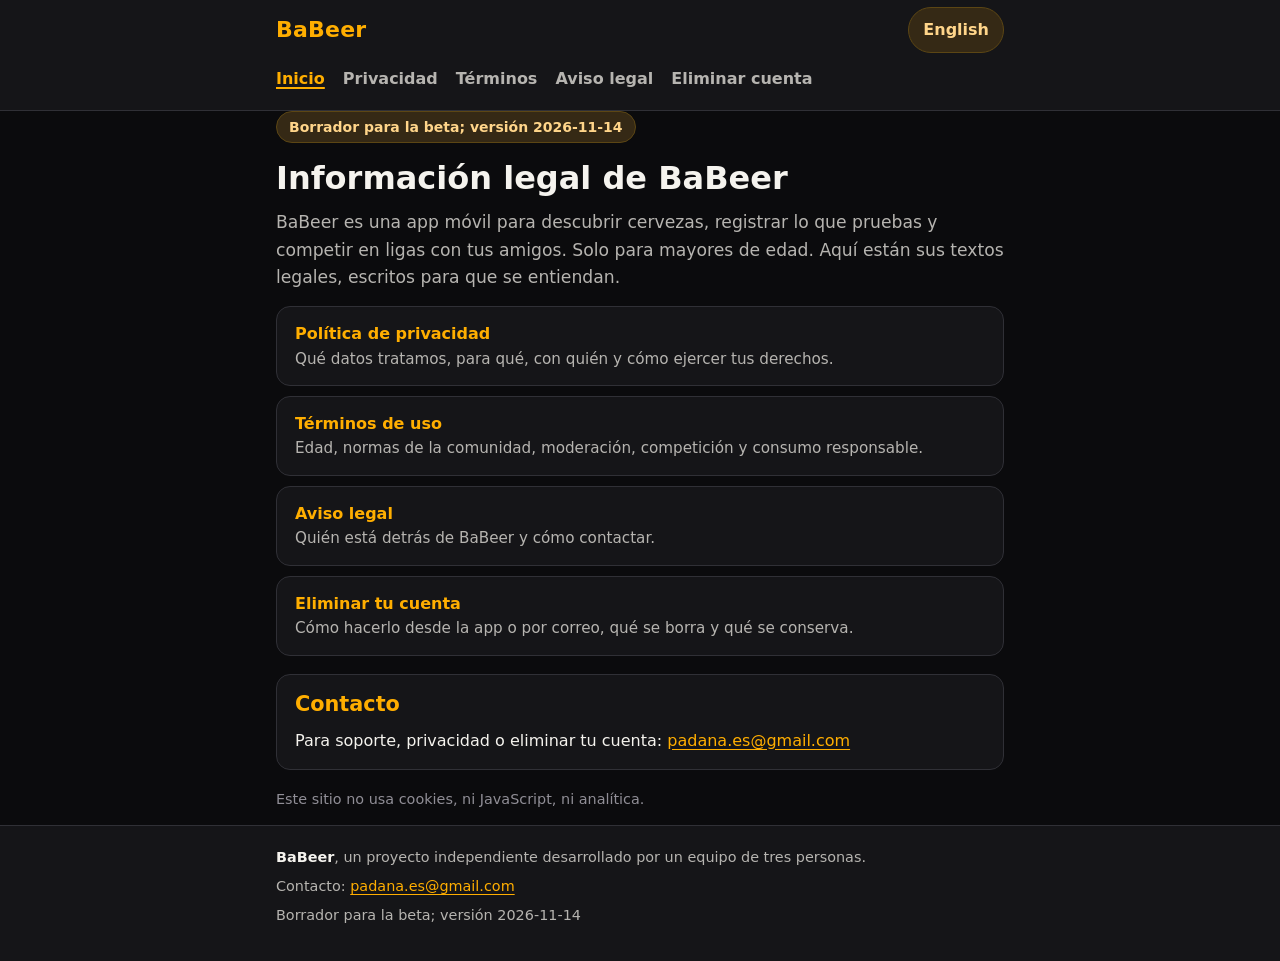
<file: index.html>
<!doctype html>
<html lang="es">
<head>
<meta charset="utf-8">
<meta name="viewport" content="width=device-width, initial-scale=1">
<meta http-equiv="Content-Security-Policy" content="default-src 'none'; style-src 'self'; img-src 'self'; base-uri 'none'; form-action 'none'">
<meta name="referrer" content="no-referrer">
<meta name="color-scheme" content="dark">
<title>BaBeer · Información legal</title>
<meta name="description" content="Privacidad, términos de uso, aviso legal y eliminación de cuenta de la app BaBeer.">
<link rel="stylesheet" href="assets/style.css">
<link rel="alternate" hreflang="es" href="index.html">
<link rel="alternate" hreflang="en" href="en/index.html">
</head>
<body>
<a class="skip" href="#contenido">Saltar al contenido</a>
<header class="site-header">
  <div class="wrap header-row">
    <a class="brand" href="index.html">BaBeer</a>
    <a class="lang" href="en/index.html" hreflang="en" lang="en">English</a>
  </div>
  <nav class="wrap site-nav" aria-label="Páginas legales">
    <a href="index.html" aria-current="page">Inicio</a>
    <a href="privacidad.html">Privacidad</a>
    <a href="terminos.html">Términos</a>
    <a href="aviso-legal.html">Aviso legal</a>
    <a href="eliminar-cuenta.html">Eliminar cuenta</a>
  </nav>
</header>

<main id="contenido" class="wrap">
<p class="draft">Borrador para la beta; versión 2026-11-14</p>
<h1>Información legal de BaBeer</h1>
<p class="lead">BaBeer es una app móvil para descubrir cervezas, registrar lo que pruebas y competir en ligas con tus amigos. Solo para mayores de edad. Aquí están sus textos legales, escritos para que se entiendan.</p>

<ul class="links">
  <li><a href="privacidad.html"><span class="title">Política de privacidad</span><span class="desc">Qué datos tratamos, para qué, con quién y cómo ejercer tus derechos.</span></a></li>
  <li><a href="terminos.html"><span class="title">Términos de uso</span><span class="desc">Edad, normas de la comunidad, moderación, competición y consumo responsable.</span></a></li>
  <li><a href="aviso-legal.html"><span class="title">Aviso legal</span><span class="desc">Quién está detrás de BaBeer y cómo contactar.</span></a></li>
  <li><a href="eliminar-cuenta.html"><span class="title">Eliminar tu cuenta</span><span class="desc">Cómo hacerlo desde la app o por correo, qué se borra y qué se conserva.</span></a></li>
</ul>

<div class="card">
  <h2>Contacto</h2>
  <p>Para soporte, privacidad o eliminar tu cuenta: <a href="mailto:padana.es@gmail.com">padana.es@gmail.com</a></p>
</div>

<p class="muted">Este sitio no usa cookies, ni JavaScript, ni analítica.</p>
</main>

<footer class="site-footer">
  <div class="wrap">
    <p><strong>BaBeer</strong>, un proyecto independiente desarrollado por un equipo de tres personas.</p>
    <p>Contacto: <a href="mailto:padana.es@gmail.com">padana.es@gmail.com</a></p>
    <p>Borrador para la beta; versión 2026-11-14</p>
  </div>
</footer>
</body>
</html>
</file>
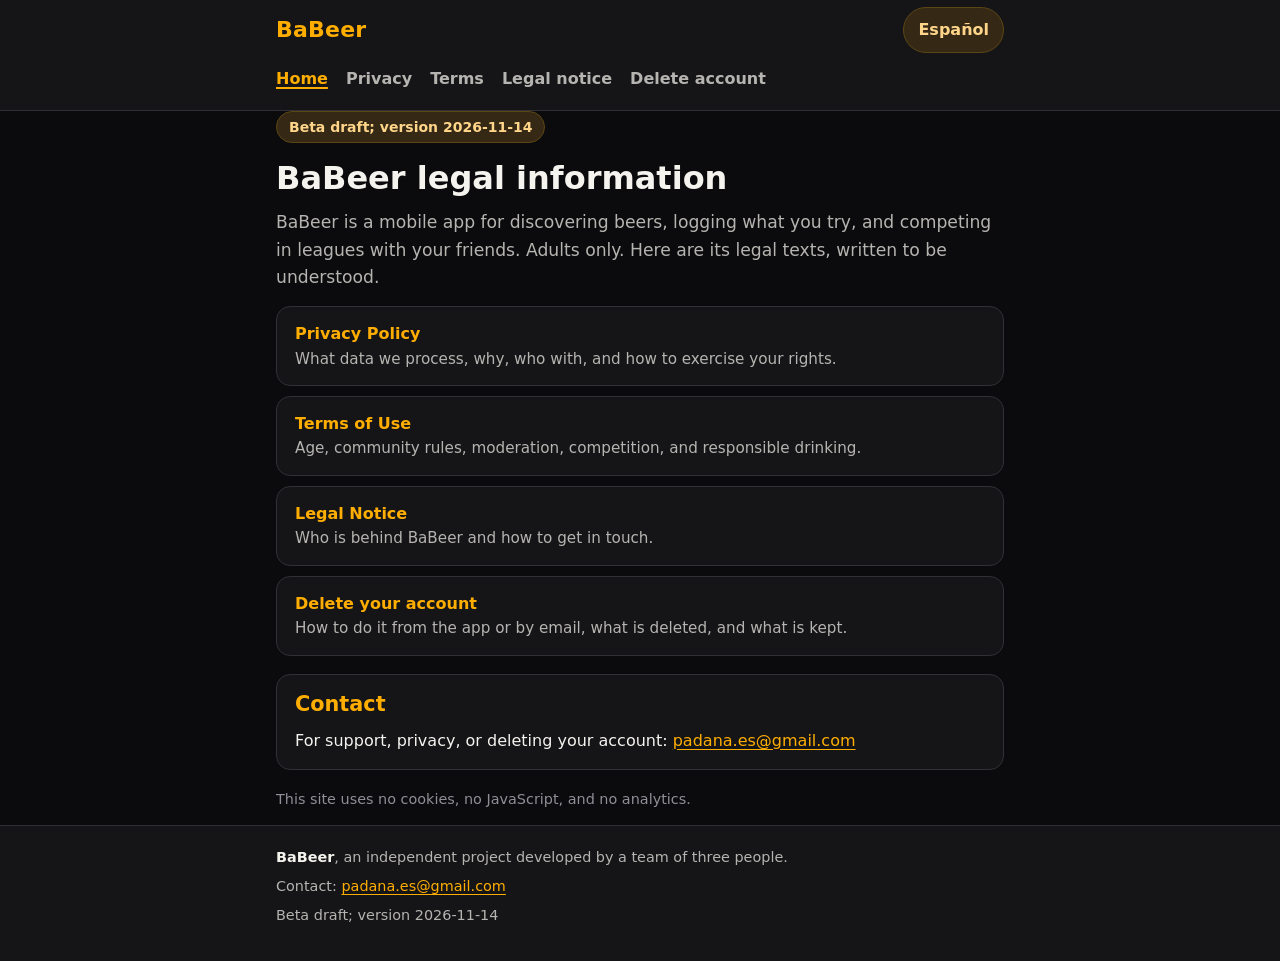
<file: en/index.html>
<!doctype html>
<html lang="en">
<head>
<meta charset="utf-8">
<meta name="viewport" content="width=device-width, initial-scale=1">
<meta http-equiv="Content-Security-Policy" content="default-src 'none'; style-src 'self'; img-src 'self'; base-uri 'none'; form-action 'none'">
<meta name="referrer" content="no-referrer">
<meta name="color-scheme" content="dark">
<title>BaBeer · Legal Information</title>
<meta name="description" content="Privacy, terms of use, legal notice, and account deletion for the BaBeer app.">
<link rel="stylesheet" href="../assets/style.css">
<link rel="alternate" hreflang="es" href="../index.html">
<link rel="alternate" hreflang="en" href="index.html">
</head>
<body>
<a class="skip" href="#content">Skip to content</a>
<header class="site-header">
  <div class="wrap header-row">
    <a class="brand" href="index.html">BaBeer</a>
    <a class="lang" href="../index.html" hreflang="es" lang="es">Español</a>
  </div>
  <nav class="wrap site-nav" aria-label="Legal pages">
    <a href="index.html" aria-current="page">Home</a>
    <a href="privacy.html">Privacy</a>
    <a href="terms.html">Terms</a>
    <a href="legal-notice.html">Legal notice</a>
    <a href="delete-account.html">Delete account</a>
  </nav>
</header>

<main id="content" class="wrap">
<p class="draft">Beta draft; version 2026-11-14</p>
<h1>BaBeer legal information</h1>
<p class="lead">BaBeer is a mobile app for discovering beers, logging what you try, and competing in leagues with your friends. Adults only. Here are its legal texts, written to be understood.</p>

<ul class="links">
  <li><a href="privacy.html"><span class="title">Privacy Policy</span><span class="desc">What data we process, why, who with, and how to exercise your rights.</span></a></li>
  <li><a href="terms.html"><span class="title">Terms of Use</span><span class="desc">Age, community rules, moderation, competition, and responsible drinking.</span></a></li>
  <li><a href="legal-notice.html"><span class="title">Legal Notice</span><span class="desc">Who is behind BaBeer and how to get in touch.</span></a></li>
  <li><a href="delete-account.html"><span class="title">Delete your account</span><span class="desc">How to do it from the app or by email, what is deleted, and what is kept.</span></a></li>
</ul>

<div class="card">
  <h2>Contact</h2>
  <p>For support, privacy, or deleting your account: <a href="mailto:padana.es@gmail.com">padana.es@gmail.com</a></p>
</div>

<p class="muted">This site uses no cookies, no JavaScript, and no analytics.</p>
</main>

<footer class="site-footer">
  <div class="wrap">
    <p><strong>BaBeer</strong>, an independent project developed by a team of three people.</p>
    <p>Contact: <a href="mailto:padana.es@gmail.com">padana.es@gmail.com</a></p>
    <p>Beta draft; version 2026-11-14</p>
  </div>
</footer>
</body>
</html>
</file>
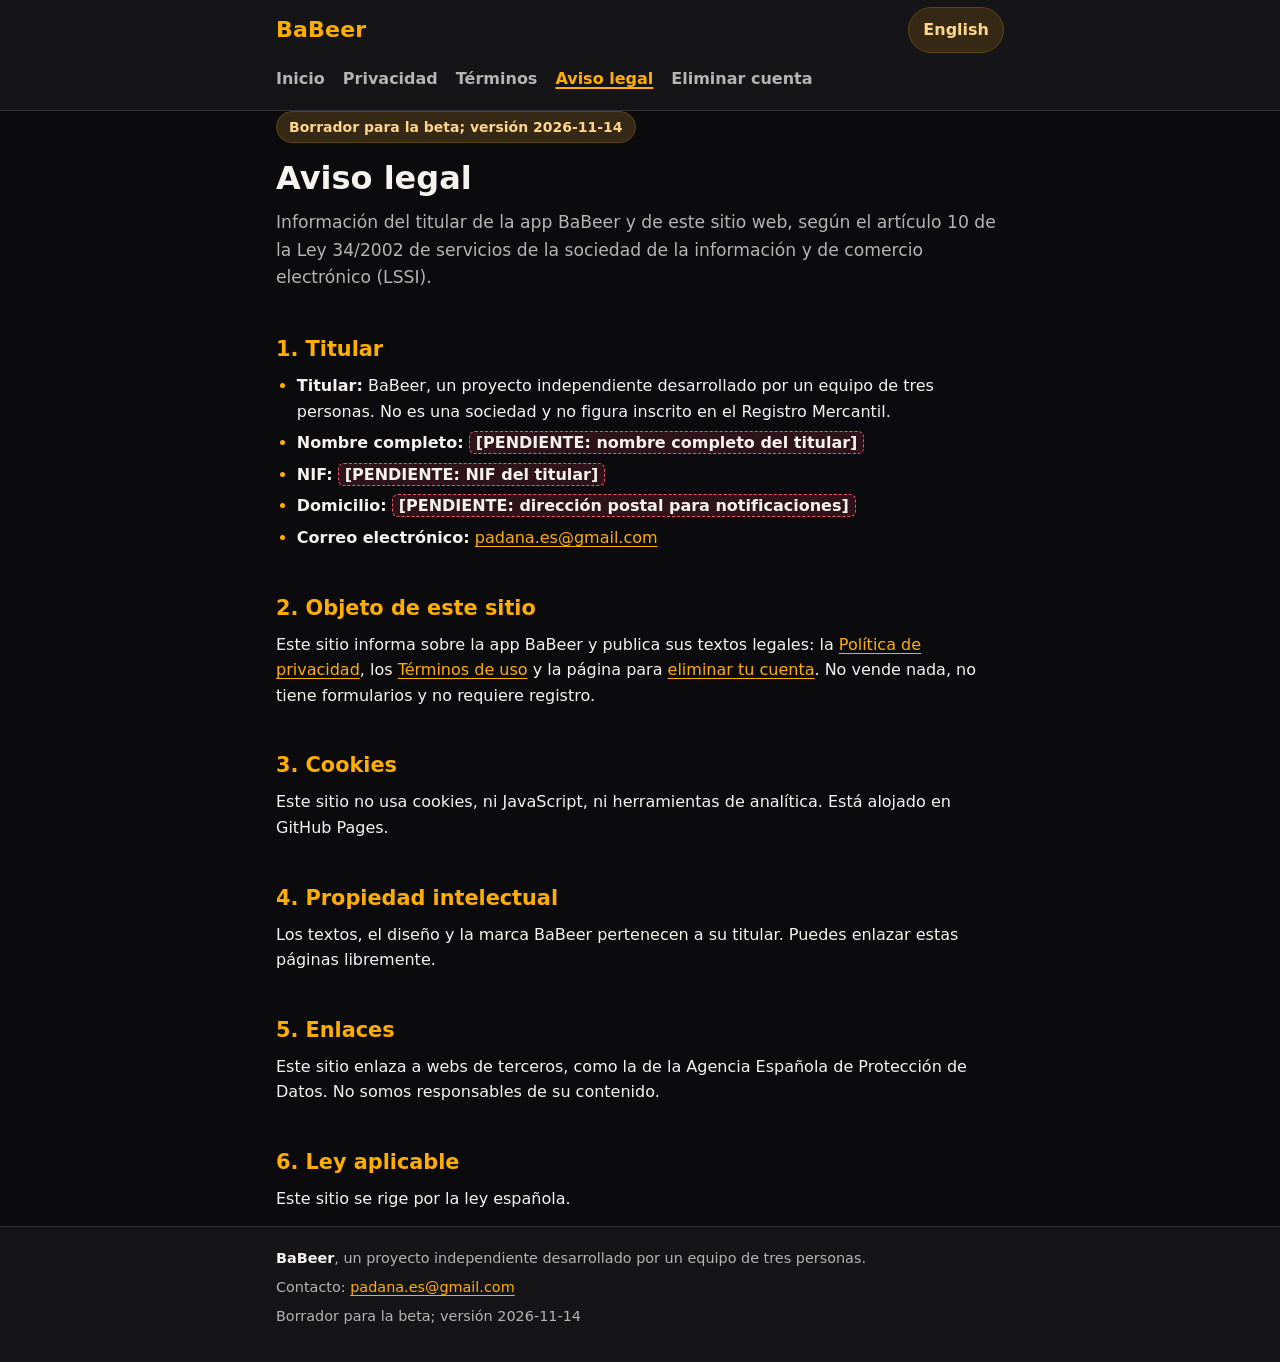
<file: aviso-legal.html>
<!doctype html>
<html lang="es">
<head>
<meta charset="utf-8">
<meta name="viewport" content="width=device-width, initial-scale=1">
<meta http-equiv="Content-Security-Policy" content="default-src 'none'; style-src 'self'; img-src 'self'; base-uri 'none'; form-action 'none'">
<meta name="referrer" content="no-referrer">
<meta name="color-scheme" content="dark">
<title>Aviso legal · BaBeer</title>
<meta name="description" content="Datos del titular de BaBeer y de este sitio web (LSSI, art. 10).">
<link rel="stylesheet" href="assets/style.css">
<link rel="alternate" hreflang="es" href="aviso-legal.html">
<link rel="alternate" hreflang="en" href="en/legal-notice.html">
</head>
<body>
<a class="skip" href="#contenido">Saltar al contenido</a>
<header class="site-header">
  <div class="wrap header-row">
    <a class="brand" href="index.html">BaBeer</a>
    <a class="lang" href="en/legal-notice.html" hreflang="en" lang="en">English</a>
  </div>
  <nav class="wrap site-nav" aria-label="Páginas legales">
    <a href="index.html">Inicio</a>
    <a href="privacidad.html">Privacidad</a>
    <a href="terminos.html">Términos</a>
    <a href="aviso-legal.html" aria-current="page">Aviso legal</a>
    <a href="eliminar-cuenta.html">Eliminar cuenta</a>
  </nav>
</header>

<main id="contenido" class="wrap">
<p class="draft">Borrador para la beta; versión 2026-11-14</p>
<h1>Aviso legal</h1>
<p class="lead">Información del titular de la app BaBeer y de este sitio web, según el artículo 10 de la Ley 34/2002 de servicios de la sociedad de la información y de comercio electrónico (LSSI).</p>

<h2 id="titular">1. Titular</h2>
<ul>
  <li><strong>Titular:</strong> BaBeer, un proyecto independiente desarrollado por un equipo de tres personas. No es una sociedad y no figura inscrito en el Registro Mercantil.</li>
  <li><strong>Nombre completo:</strong> <span class="pending">[PENDIENTE: nombre completo del titular]</span></li>
  <li><strong>NIF:</strong> <span class="pending">[PENDIENTE: NIF del titular]</span></li>
  <li><strong>Domicilio:</strong> <span class="pending">[PENDIENTE: dirección postal para notificaciones]</span></li>
  <li><strong>Correo electrónico:</strong> <a href="mailto:padana.es@gmail.com">padana.es@gmail.com</a></li>
</ul>

<h2 id="objeto">2. Objeto de este sitio</h2>
<p>Este sitio informa sobre la app BaBeer y publica sus textos legales: la <a href="privacidad.html">Política de privacidad</a>, los <a href="terminos.html">Términos de uso</a> y la página para <a href="eliminar-cuenta.html">eliminar tu cuenta</a>. No vende nada, no tiene formularios y no requiere registro.</p>

<h2 id="cookies">3. Cookies</h2>
<p>Este sitio no usa cookies, ni JavaScript, ni herramientas de analítica. Está alojado en GitHub Pages.</p>

<h2 id="propiedad">4. Propiedad intelectual</h2>
<p>Los textos, el diseño y la marca BaBeer pertenecen a su titular. Puedes enlazar estas páginas libremente.</p>

<h2 id="enlaces">5. Enlaces</h2>
<p>Este sitio enlaza a webs de terceros, como la de la Agencia Española de Protección de Datos. No somos responsables de su contenido.</p>

<h2 id="ley">6. Ley aplicable</h2>
<p>Este sitio se rige por la ley española.</p>
</main>

<footer class="site-footer">
  <div class="wrap">
    <p><strong>BaBeer</strong>, un proyecto independiente desarrollado por un equipo de tres personas.</p>
    <p>Contacto: <a href="mailto:padana.es@gmail.com">padana.es@gmail.com</a></p>
    <p>Borrador para la beta; versión 2026-11-14</p>
  </div>
</footer>
</body>
</html>
</file>
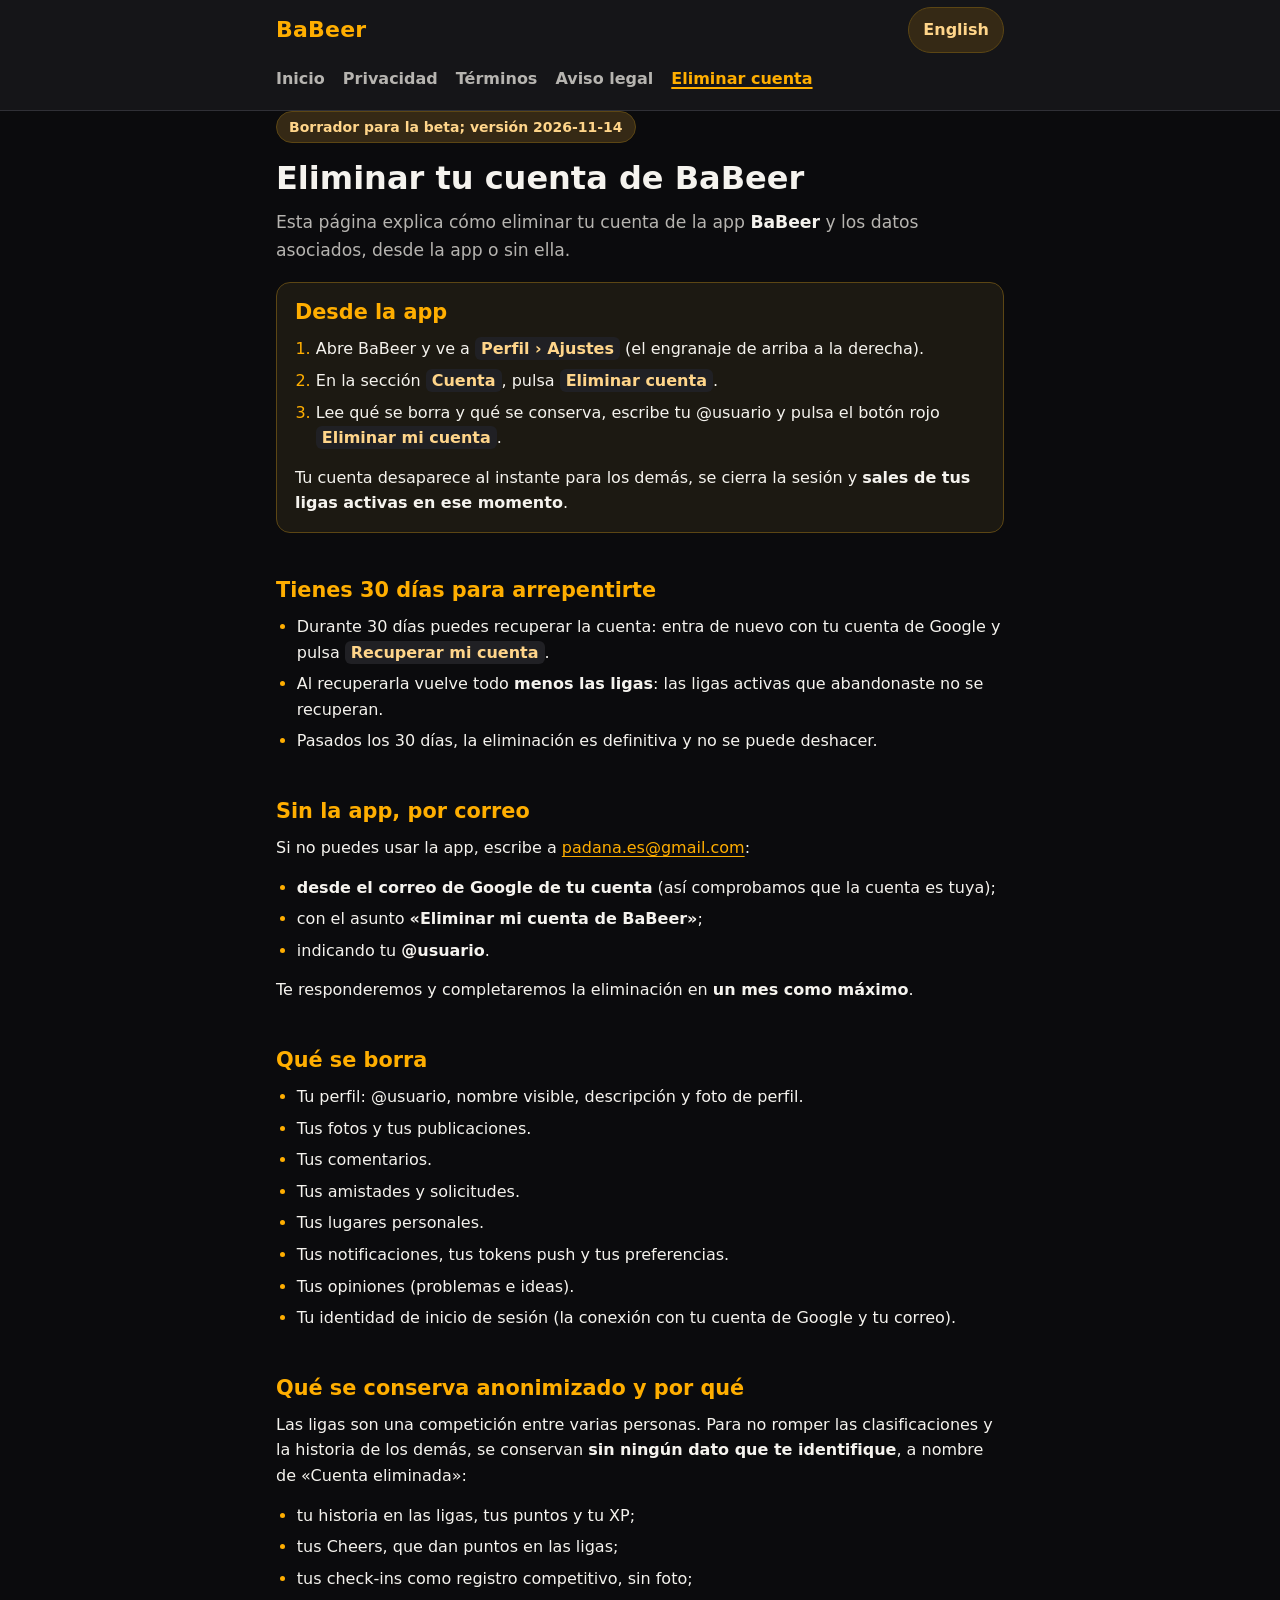
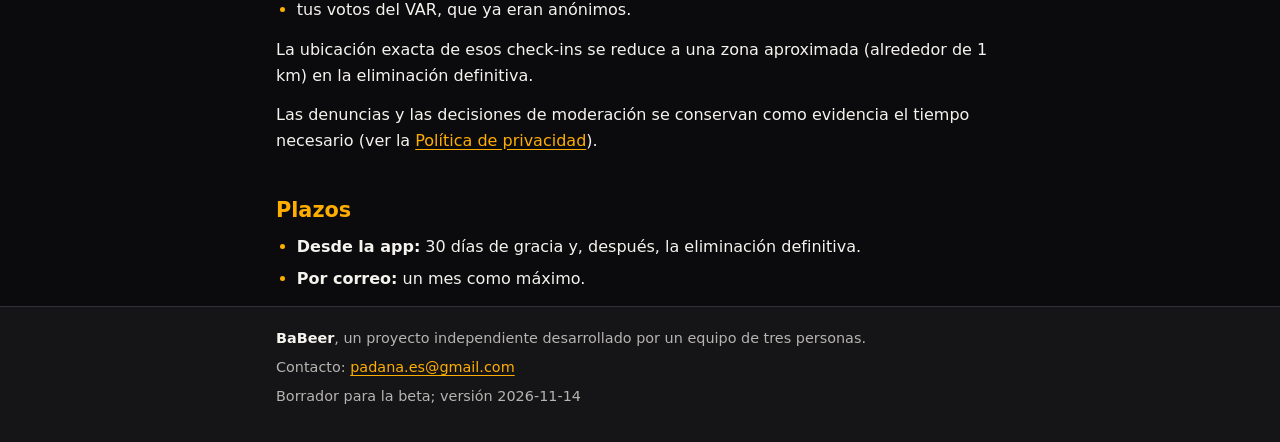
<file: eliminar-cuenta.html>
<!doctype html>
<html lang="es">
<head>
<meta charset="utf-8">
<meta name="viewport" content="width=device-width, initial-scale=1">
<meta http-equiv="Content-Security-Policy" content="default-src 'none'; style-src 'self'; img-src 'self'; base-uri 'none'; form-action 'none'">
<meta name="referrer" content="no-referrer">
<meta name="color-scheme" content="dark">
<title>Eliminar tu cuenta · BaBeer</title>
<meta name="description" content="Cómo eliminar tu cuenta de BaBeer desde la app o por correo, qué se borra y qué se conserva anonimizado.">
<link rel="stylesheet" href="assets/style.css">
<link rel="alternate" hreflang="es" href="eliminar-cuenta.html">
<link rel="alternate" hreflang="en" href="en/delete-account.html">
</head>
<body>
<a class="skip" href="#contenido">Saltar al contenido</a>
<header class="site-header">
  <div class="wrap header-row">
    <a class="brand" href="index.html">BaBeer</a>
    <a class="lang" href="en/delete-account.html" hreflang="en" lang="en">English</a>
  </div>
  <nav class="wrap site-nav" aria-label="Páginas legales">
    <a href="index.html">Inicio</a>
    <a href="privacidad.html">Privacidad</a>
    <a href="terminos.html">Términos</a>
    <a href="aviso-legal.html">Aviso legal</a>
    <a href="eliminar-cuenta.html" aria-current="page">Eliminar cuenta</a>
  </nav>
</header>

<main id="contenido" class="wrap">
<p class="draft">Borrador para la beta; versión 2026-11-14</p>
<h1>Eliminar tu cuenta de BaBeer</h1>
<p class="lead">Esta página explica cómo eliminar tu cuenta de la app <strong>BaBeer</strong> y los datos asociados, desde la app o sin ella.</p>

<div class="card card-accent">
  <h2 id="app">Desde la app</h2>
  <ol>
    <li>Abre BaBeer y ve a <span class="path">Perfil › Ajustes</span> (el engranaje de arriba a la derecha).</li>
    <li>En la sección <span class="path">Cuenta</span>, pulsa <span class="path">Eliminar cuenta</span>.</li>
    <li>Lee qué se borra y qué se conserva, escribe tu @usuario y pulsa el botón rojo <span class="path">Eliminar mi cuenta</span>.</li>
  </ol>
  <p>Tu cuenta desaparece al instante para los demás, se cierra la sesión y <strong>sales de tus ligas activas en ese momento</strong>.</p>
</div>

<h2 id="arrepentirse">Tienes 30 días para arrepentirte</h2>
<ul>
  <li>Durante 30 días puedes recuperar la cuenta: entra de nuevo con tu cuenta de Google y pulsa <span class="path">Recuperar mi cuenta</span>.</li>
  <li>Al recuperarla vuelve todo <strong>menos las ligas</strong>: las ligas activas que abandonaste no se recuperan.</li>
  <li>Pasados los 30 días, la eliminación es definitiva y no se puede deshacer.</li>
</ul>

<h2 id="correo">Sin la app, por correo</h2>
<p>Si no puedes usar la app, escribe a <a href="mailto:padana.es@gmail.com?subject=Eliminar%20mi%20cuenta%20de%20BaBeer">padana.es@gmail.com</a>:</p>
<ul>
  <li><strong>desde el correo de Google de tu cuenta</strong> (así comprobamos que la cuenta es tuya);</li>
  <li>con el asunto <strong>«Eliminar mi cuenta de BaBeer»</strong>;</li>
  <li>indicando tu <strong>@usuario</strong>.</li>
</ul>
<p>Te responderemos y completaremos la eliminación en <strong>un mes como máximo</strong>.</p>

<h2 id="se-borra">Qué se borra</h2>
<ul>
  <li>Tu perfil: @usuario, nombre visible, descripción y foto de perfil.</li>
  <li>Tus fotos y tus publicaciones.</li>
  <li>Tus comentarios.</li>
  <li>Tus amistades y solicitudes.</li>
  <li>Tus lugares personales.</li>
  <li>Tus notificaciones, tus tokens push y tus preferencias.</li>
  <li>Tus opiniones (problemas e ideas).</li>
  <li>Tu identidad de inicio de sesión (la conexión con tu cuenta de Google y tu correo).</li>
</ul>

<h2 id="se-conserva">Qué se conserva anonimizado y por qué</h2>
<p>Las ligas son una competición entre varias personas. Para no romper las clasificaciones y la historia de los demás, se conservan <strong>sin ningún dato que te identifique</strong>, a nombre de «Cuenta eliminada»:</p>
<ul>
  <li>tu historia en las ligas, tus puntos y tu XP;</li>
  <li>tus Cheers, que dan puntos en las ligas;</li>
  <li>tus check-ins como registro competitivo, sin foto;</li>
  <li>tus votos del VAR, que ya eran anónimos.</li>
</ul>
<p>La ubicación exacta de esos check-ins se reduce a una zona aproximada (alrededor de 1 km) en la eliminación definitiva.</p>
<p>Las denuncias y las decisiones de moderación se conservan como evidencia el tiempo necesario (ver la <a href="privacidad.html#conservacion">Política de privacidad</a>).</p>

<h2 id="plazos">Plazos</h2>
<ul>
  <li><strong>Desde la app:</strong> 30 días de gracia y, después, la eliminación definitiva.</li>
  <li><strong>Por correo:</strong> un mes como máximo.</li>
</ul>
</main>

<footer class="site-footer">
  <div class="wrap">
    <p><strong>BaBeer</strong>, un proyecto independiente desarrollado por un equipo de tres personas.</p>
    <p>Contacto: <a href="mailto:padana.es@gmail.com">padana.es@gmail.com</a></p>
    <p>Borrador para la beta; versión 2026-11-14</p>
  </div>
</footer>
</body>
</html>
</file>
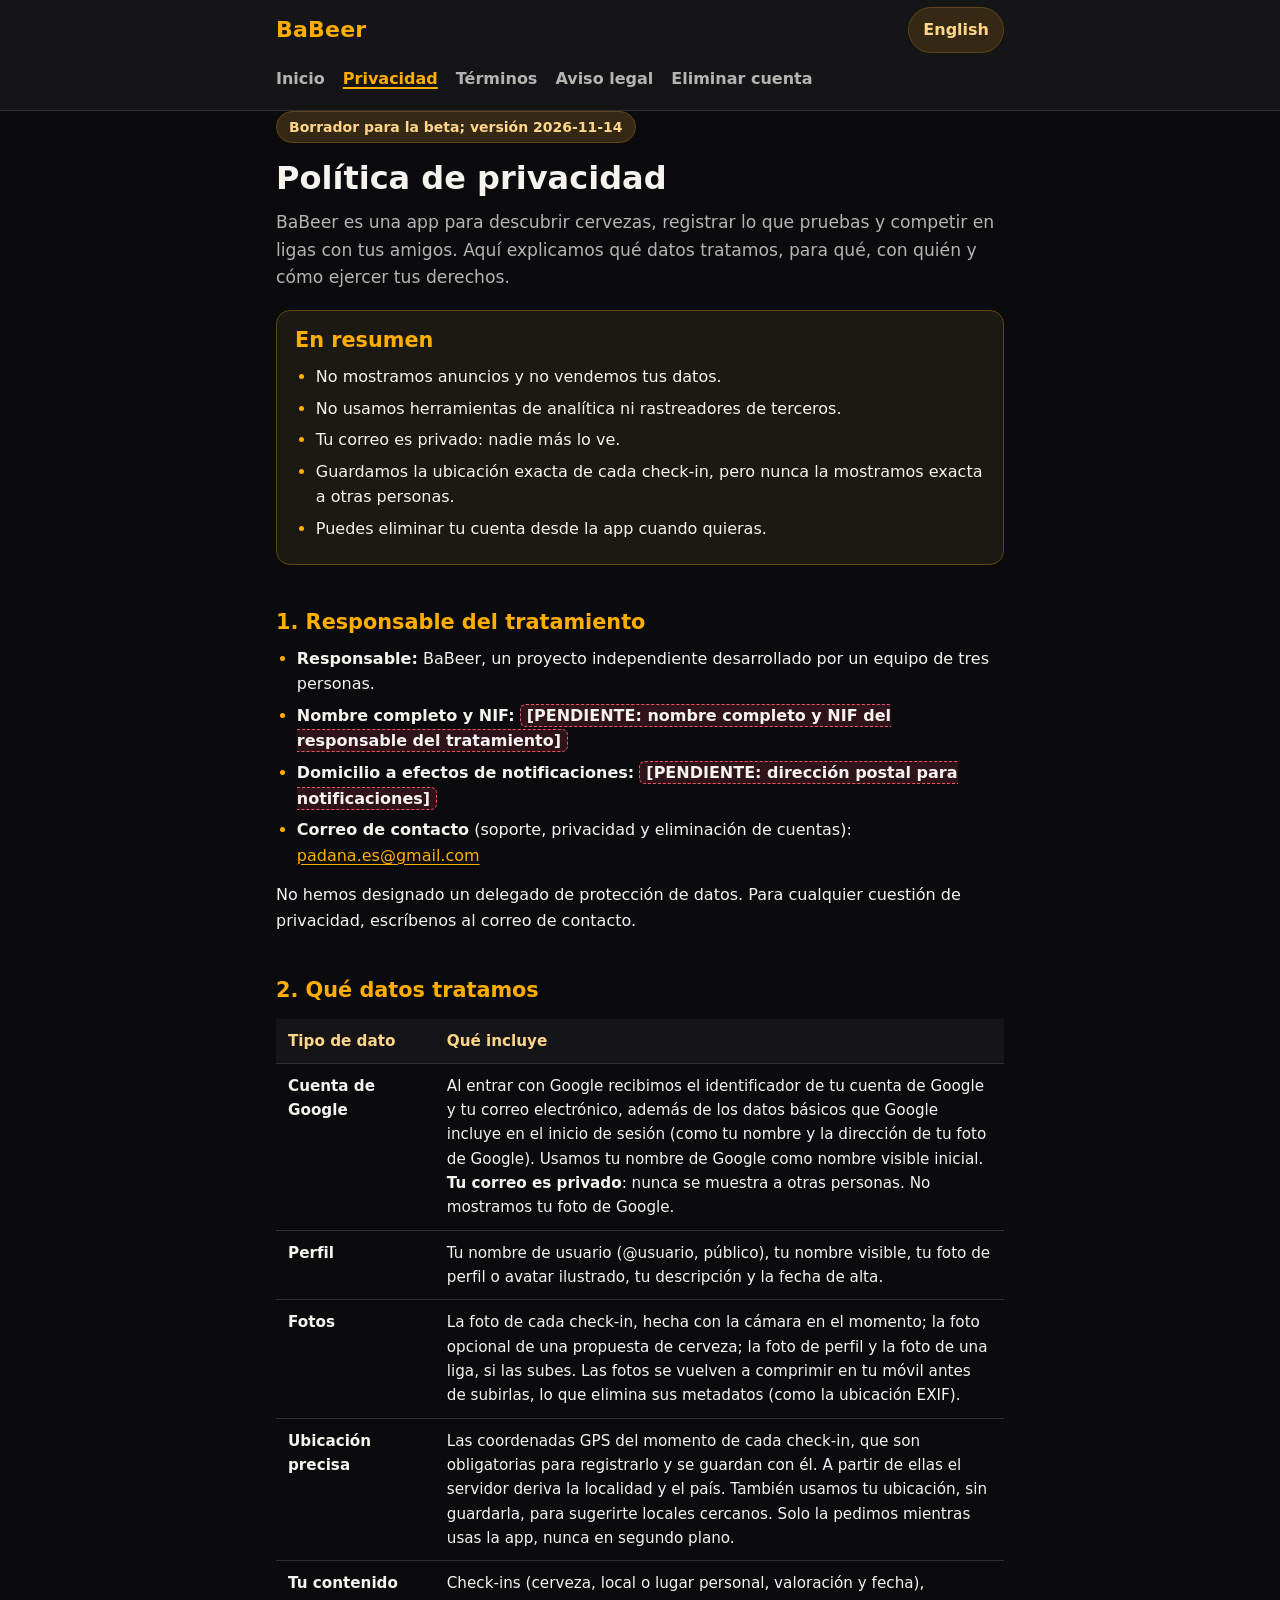
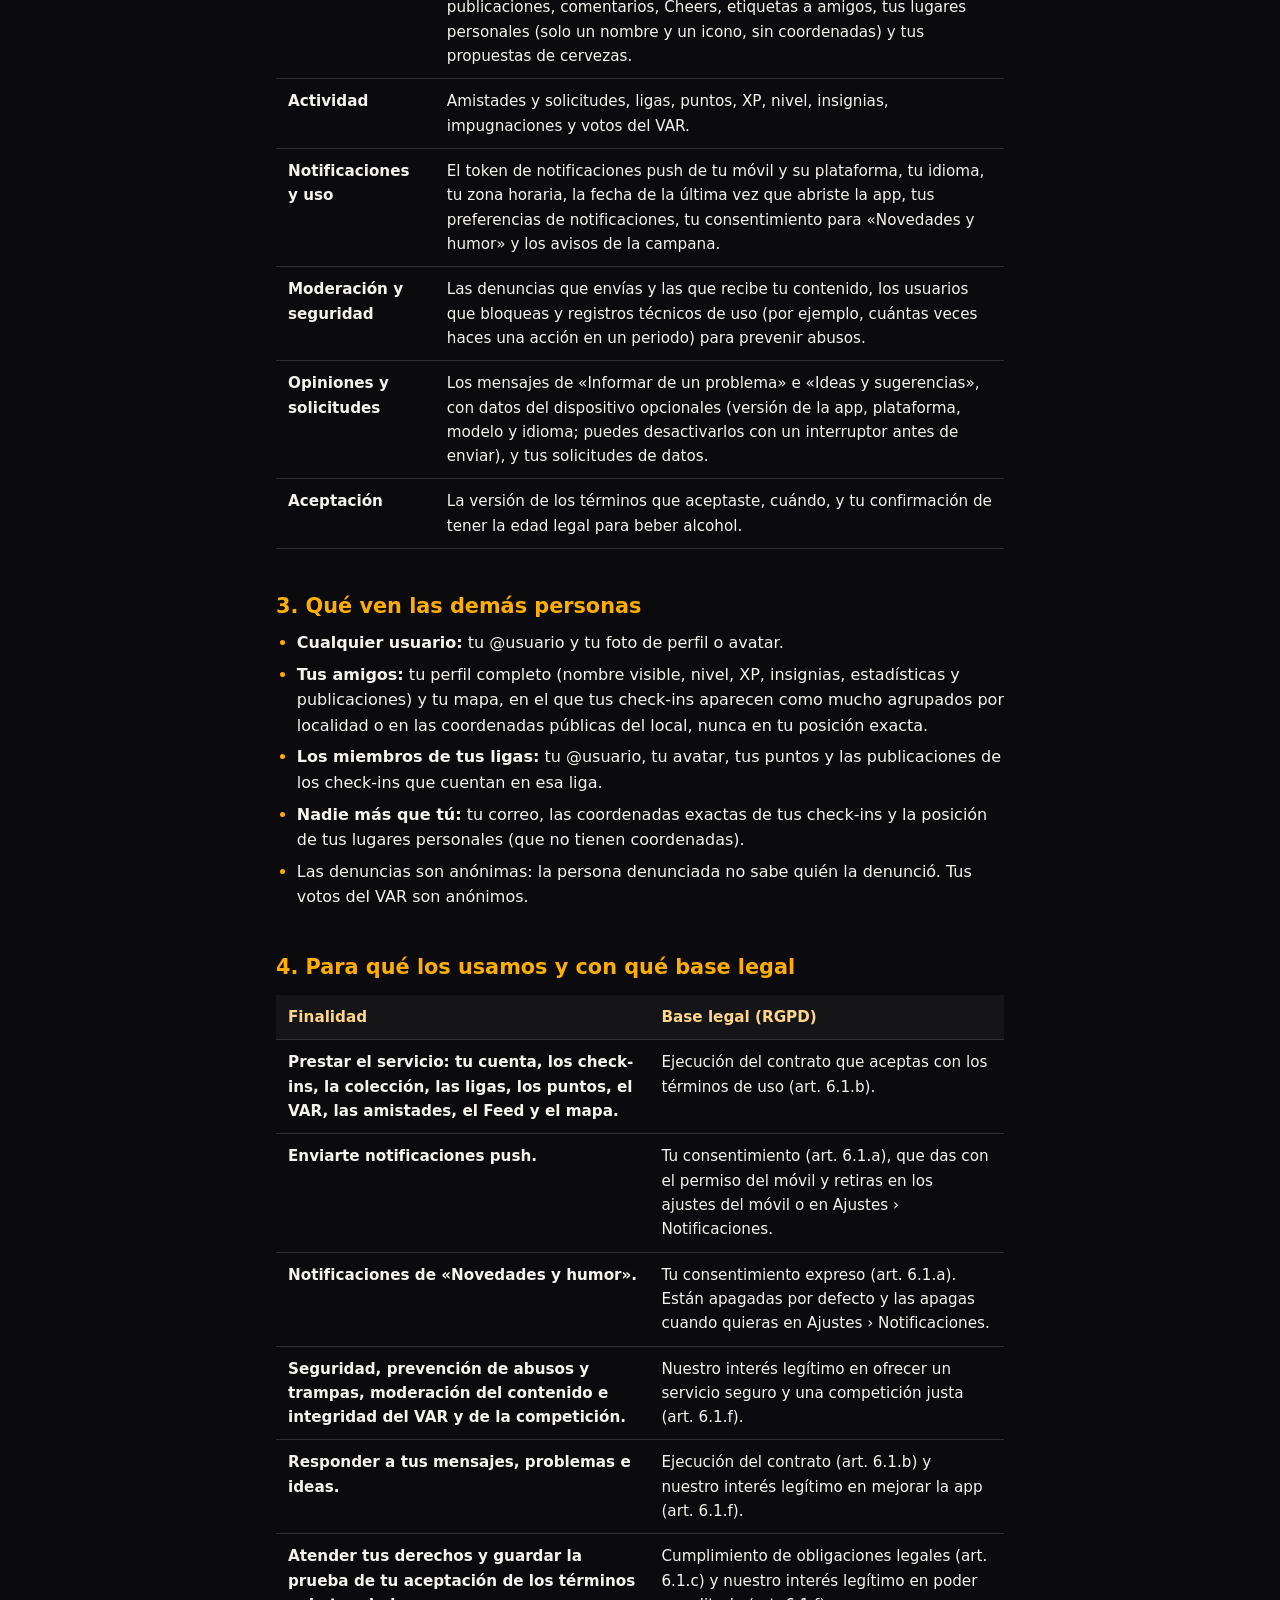
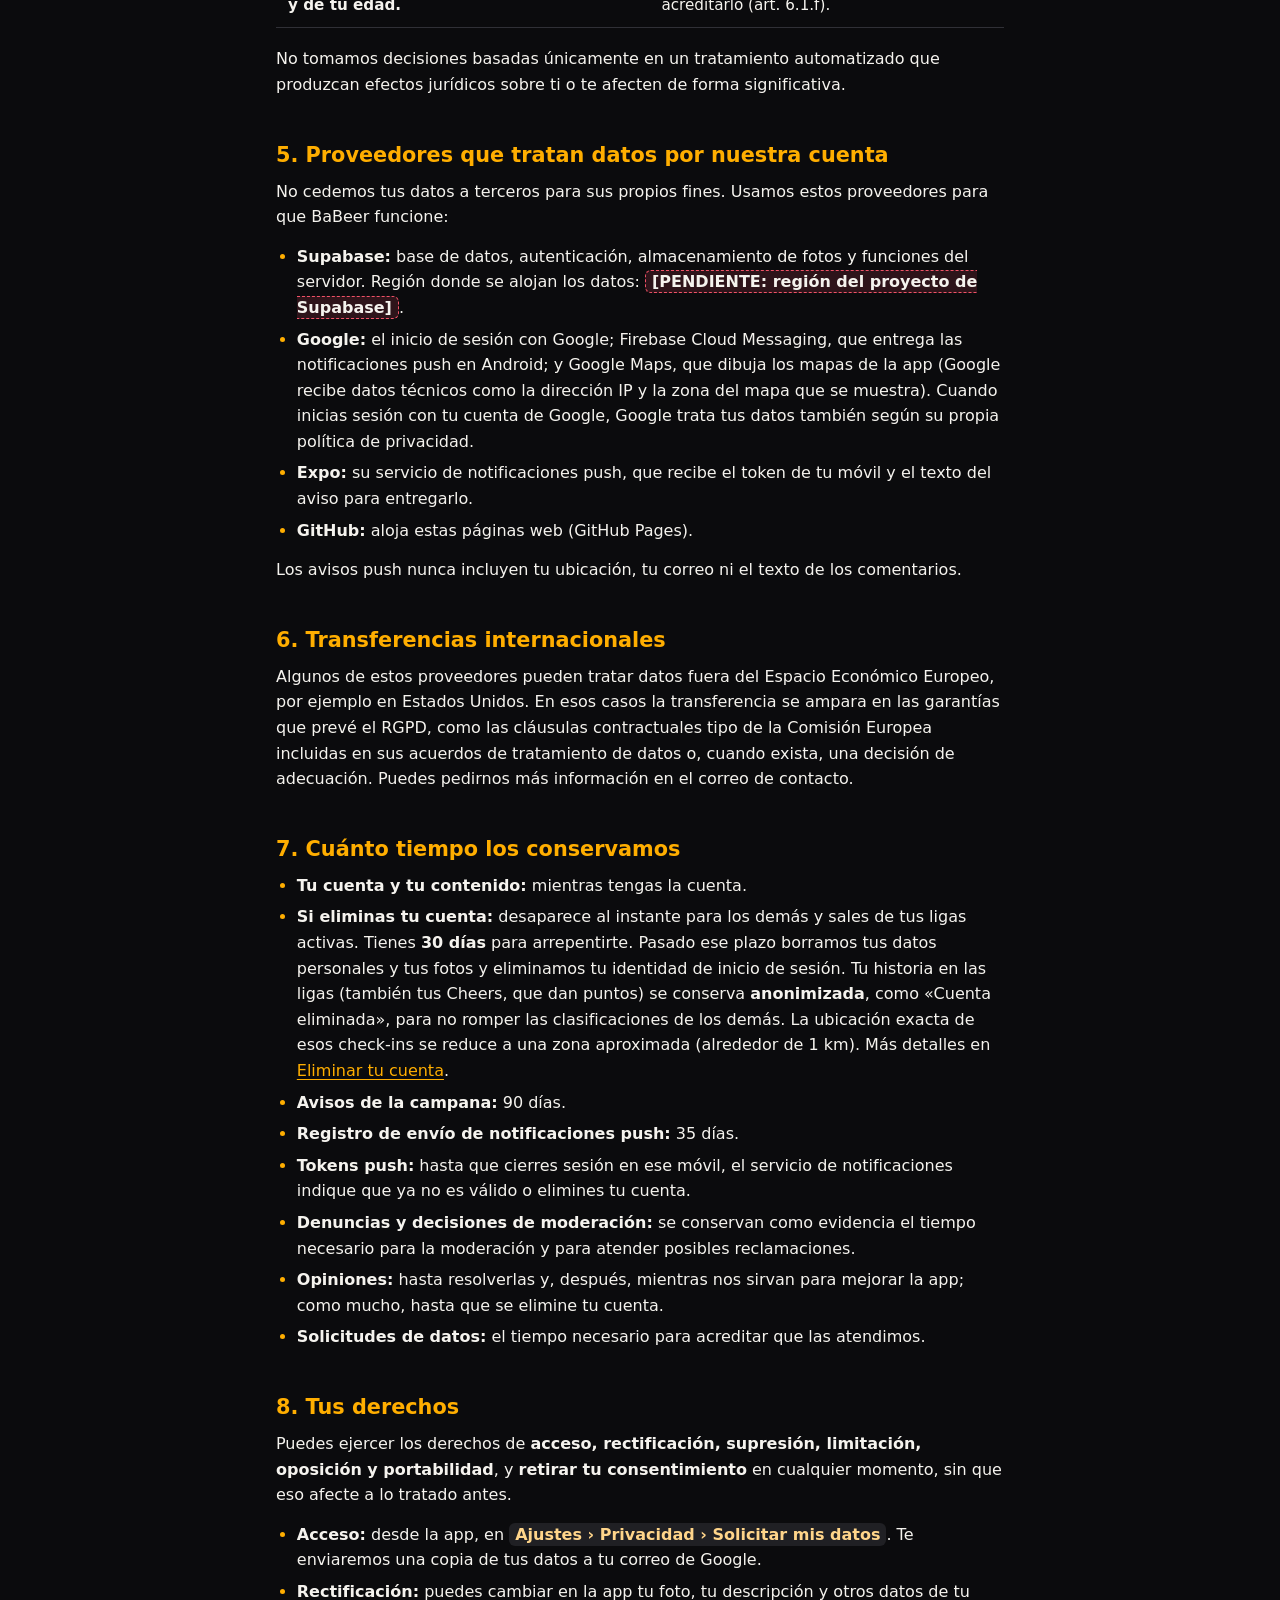
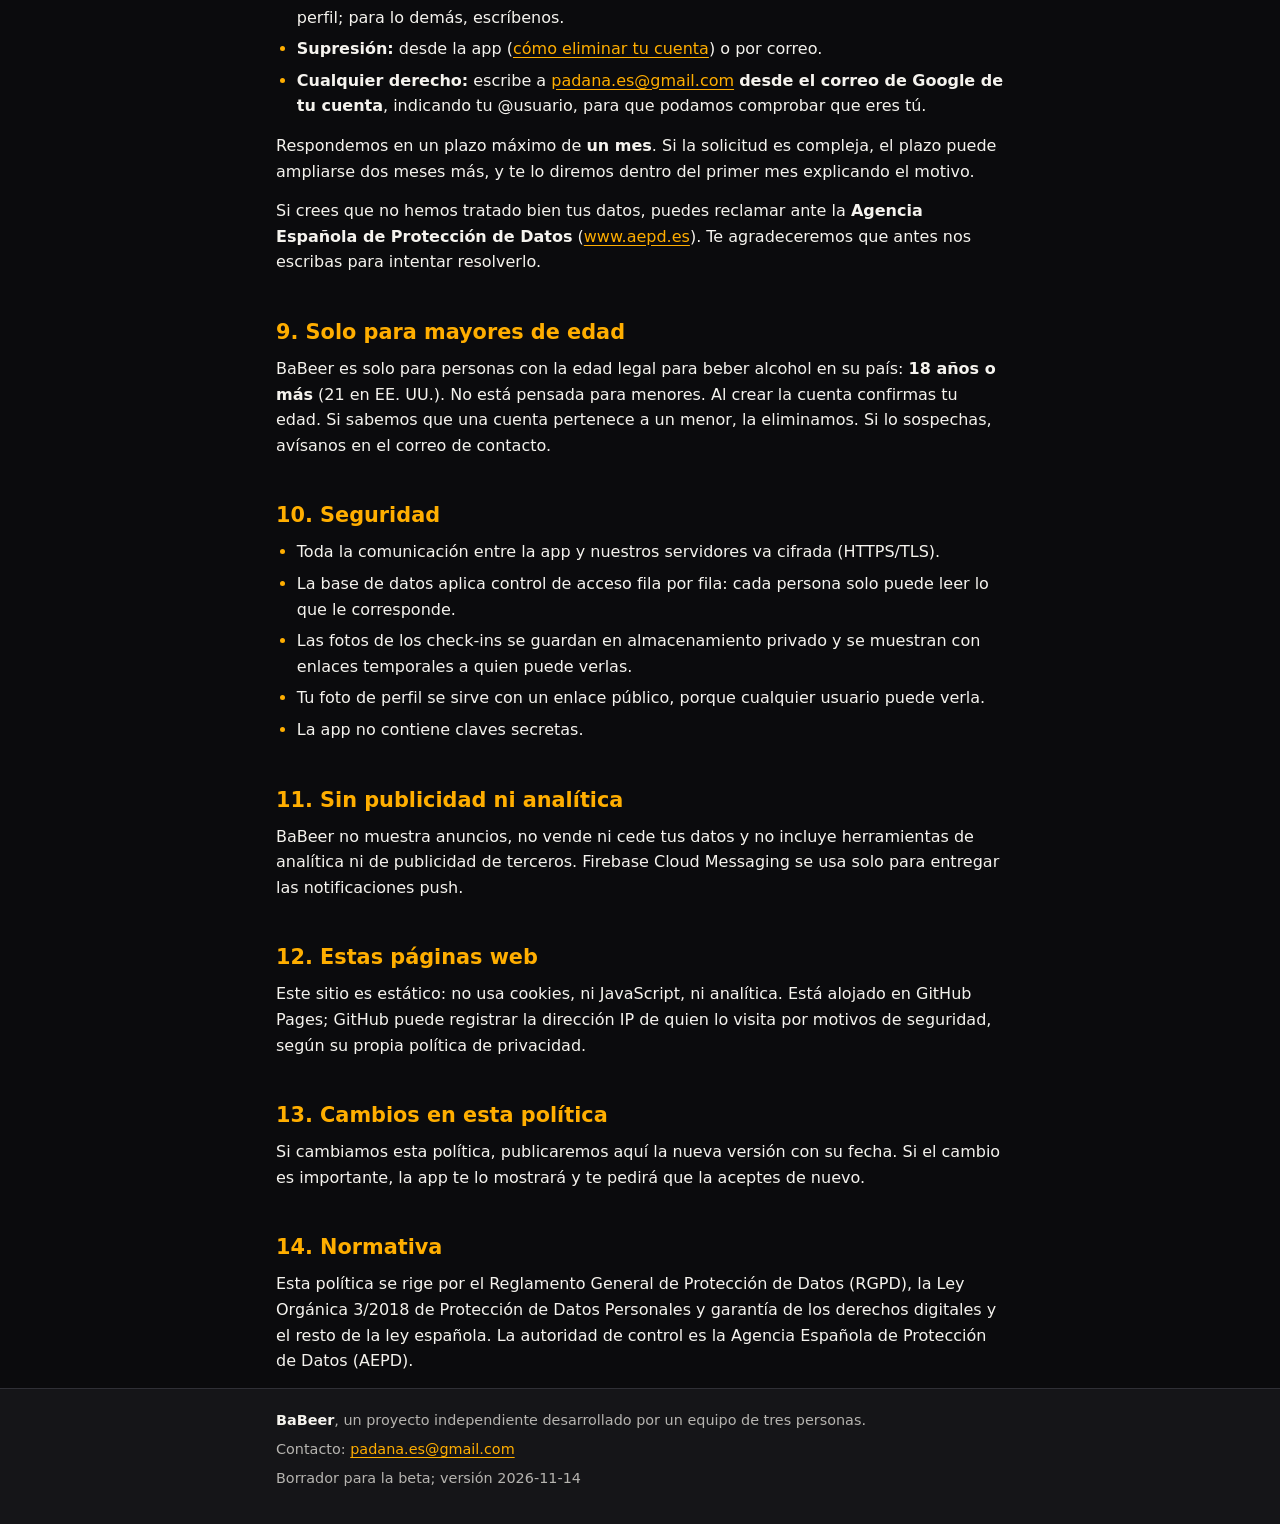
<file: privacidad.html>
<!doctype html>
<html lang="es">
<head>
<meta charset="utf-8">
<meta name="viewport" content="width=device-width, initial-scale=1">
<meta http-equiv="Content-Security-Policy" content="default-src 'none'; style-src 'self'; img-src 'self'; base-uri 'none'; form-action 'none'">
<meta name="referrer" content="no-referrer">
<meta name="color-scheme" content="dark">
<title>Política de privacidad · BaBeer</title>
<meta name="description" content="Qué datos trata BaBeer, para qué, con quién y cómo ejercer tus derechos.">
<link rel="stylesheet" href="assets/style.css">
<link rel="alternate" hreflang="es" href="privacidad.html">
<link rel="alternate" hreflang="en" href="en/privacy.html">
</head>
<body>
<a class="skip" href="#contenido">Saltar al contenido</a>
<header class="site-header">
  <div class="wrap header-row">
    <a class="brand" href="index.html">BaBeer</a>
    <a class="lang" href="en/privacy.html" hreflang="en" lang="en">English</a>
  </div>
  <nav class="wrap site-nav" aria-label="Páginas legales">
    <a href="index.html">Inicio</a>
    <a href="privacidad.html" aria-current="page">Privacidad</a>
    <a href="terminos.html">Términos</a>
    <a href="aviso-legal.html">Aviso legal</a>
    <a href="eliminar-cuenta.html">Eliminar cuenta</a>
  </nav>
</header>

<main id="contenido" class="wrap">
<p class="draft">Borrador para la beta; versión 2026-11-14</p>
<h1>Política de privacidad</h1>
<p class="lead">BaBeer es una app para descubrir cervezas, registrar lo que pruebas y competir en ligas con tus amigos. Aquí explicamos qué datos tratamos, para qué, con quién y cómo ejercer tus derechos.</p>

<div class="card card-accent">
  <h2>En resumen</h2>
  <ul>
    <li>No mostramos anuncios y no vendemos tus datos.</li>
    <li>No usamos herramientas de analítica ni rastreadores de terceros.</li>
    <li>Tu correo es privado: nadie más lo ve.</li>
    <li>Guardamos la ubicación exacta de cada check-in, pero nunca la mostramos exacta a otras personas.</li>
    <li>Puedes eliminar tu cuenta desde la app cuando quieras.</li>
  </ul>
</div>

<h2 id="responsable">1. Responsable del tratamiento</h2>
<ul>
  <li><strong>Responsable:</strong> BaBeer, un proyecto independiente desarrollado por un equipo de tres personas.</li>
  <li><strong>Nombre completo y NIF:</strong> <span class="pending">[PENDIENTE: nombre completo y NIF del responsable del tratamiento]</span></li>
  <li><strong>Domicilio a efectos de notificaciones:</strong> <span class="pending">[PENDIENTE: dirección postal para notificaciones]</span></li>
  <li><strong>Correo de contacto</strong> (soporte, privacidad y eliminación de cuentas): <a href="mailto:padana.es@gmail.com">padana.es@gmail.com</a></li>
</ul>
<p>No hemos designado un delegado de protección de datos. Para cualquier cuestión de privacidad, escríbenos al correo de contacto.</p>

<h2 id="datos">2. Qué datos tratamos</h2>
<table>
  <thead><tr><th scope="col">Tipo de dato</th><th scope="col">Qué incluye</th></tr></thead>
  <tbody>
    <tr><td data-label="Tipo de dato">Cuenta de Google</td><td data-label="Qué incluye">Al entrar con Google recibimos el identificador de tu cuenta de Google y tu correo electrónico, además de los datos básicos que Google incluye en el inicio de sesión (como tu nombre y la dirección de tu foto de Google). Usamos tu nombre de Google como nombre visible inicial. <strong>Tu correo es privado</strong>: nunca se muestra a otras personas. No mostramos tu foto de Google.</td></tr>
    <tr><td data-label="Tipo de dato">Perfil</td><td data-label="Qué incluye">Tu nombre de usuario (@usuario, público), tu nombre visible, tu foto de perfil o avatar ilustrado, tu descripción y la fecha de alta.</td></tr>
    <tr><td data-label="Tipo de dato">Fotos</td><td data-label="Qué incluye">La foto de cada check-in, hecha con la cámara en el momento; la foto opcional de una propuesta de cerveza; la foto de perfil y la foto de una liga, si las subes. Las fotos se vuelven a comprimir en tu móvil antes de subirlas, lo que elimina sus metadatos (como la ubicación EXIF).</td></tr>
    <tr><td data-label="Tipo de dato">Ubicación precisa</td><td data-label="Qué incluye">Las coordenadas GPS del momento de cada check-in, que son obligatorias para registrarlo y se guardan con él. A partir de ellas el servidor deriva la localidad y el país. También usamos tu ubicación, sin guardarla, para sugerirte locales cercanos. Solo la pedimos mientras usas la app, nunca en segundo plano.</td></tr>
    <tr><td data-label="Tipo de dato">Tu contenido</td><td data-label="Qué incluye">Check-ins (cerveza, local o lugar personal, valoración y fecha), publicaciones, comentarios, Cheers, etiquetas a amigos, tus lugares personales (solo un nombre y un icono, sin coordenadas) y tus propuestas de cervezas.</td></tr>
    <tr><td data-label="Tipo de dato">Actividad</td><td data-label="Qué incluye">Amistades y solicitudes, ligas, puntos, XP, nivel, insignias, impugnaciones y votos del VAR.</td></tr>
    <tr><td data-label="Tipo de dato">Notificaciones y uso</td><td data-label="Qué incluye">El token de notificaciones push de tu móvil y su plataforma, tu idioma, tu zona horaria, la fecha de la última vez que abriste la app, tus preferencias de notificaciones, tu consentimiento para «Novedades y humor» y los avisos de la campana.</td></tr>
    <tr><td data-label="Tipo de dato">Moderación y seguridad</td><td data-label="Qué incluye">Las denuncias que envías y las que recibe tu contenido, los usuarios que bloqueas y registros técnicos de uso (por ejemplo, cuántas veces haces una acción en un periodo) para prevenir abusos.</td></tr>
    <tr><td data-label="Tipo de dato">Opiniones y solicitudes</td><td data-label="Qué incluye">Los mensajes de «Informar de un problema» e «Ideas y sugerencias», con datos del dispositivo opcionales (versión de la app, plataforma, modelo y idioma; puedes desactivarlos con un interruptor antes de enviar), y tus solicitudes de datos.</td></tr>
    <tr><td data-label="Tipo de dato">Aceptación</td><td data-label="Qué incluye">La versión de los términos que aceptaste, cuándo, y tu confirmación de tener la edad legal para beber alcohol.</td></tr>
  </tbody>
</table>

<h2 id="quien-ve">3. Qué ven las demás personas</h2>
<ul>
  <li><strong>Cualquier usuario:</strong> tu @usuario y tu foto de perfil o avatar.</li>
  <li><strong>Tus amigos:</strong> tu perfil completo (nombre visible, nivel, XP, insignias, estadísticas y publicaciones) y tu mapa, en el que tus check-ins aparecen como mucho agrupados por localidad o en las coordenadas públicas del local, nunca en tu posición exacta.</li>
  <li><strong>Los miembros de tus ligas:</strong> tu @usuario, tu avatar, tus puntos y las publicaciones de los check-ins que cuentan en esa liga.</li>
  <li><strong>Nadie más que tú:</strong> tu correo, las coordenadas exactas de tus check-ins y la posición de tus lugares personales (que no tienen coordenadas).</li>
  <li>Las denuncias son anónimas: la persona denunciada no sabe quién la denunció. Tus votos del VAR son anónimos.</li>
</ul>

<h2 id="finalidades">4. Para qué los usamos y con qué base legal</h2>
<table>
  <thead><tr><th scope="col">Finalidad</th><th scope="col">Base legal (RGPD)</th></tr></thead>
  <tbody>
    <tr><td data-label="Finalidad">Prestar el servicio: tu cuenta, los check-ins, la colección, las ligas, los puntos, el VAR, las amistades, el Feed y el mapa.</td><td data-label="Base legal (RGPD)">Ejecución del contrato que aceptas con los términos de uso (art. 6.1.b).</td></tr>
    <tr><td data-label="Finalidad">Enviarte notificaciones push.</td><td data-label="Base legal (RGPD)">Tu consentimiento (art. 6.1.a), que das con el permiso del móvil y retiras en los ajustes del móvil o en Ajustes › Notificaciones.</td></tr>
    <tr><td data-label="Finalidad">Notificaciones de «Novedades y humor».</td><td data-label="Base legal (RGPD)">Tu consentimiento expreso (art. 6.1.a). Están apagadas por defecto y las apagas cuando quieras en Ajustes › Notificaciones.</td></tr>
    <tr><td data-label="Finalidad">Seguridad, prevención de abusos y trampas, moderación del contenido e integridad del VAR y de la competición.</td><td data-label="Base legal (RGPD)">Nuestro interés legítimo en ofrecer un servicio seguro y una competición justa (art. 6.1.f).</td></tr>
    <tr><td data-label="Finalidad">Responder a tus mensajes, problemas e ideas.</td><td data-label="Base legal (RGPD)">Ejecución del contrato (art. 6.1.b) y nuestro interés legítimo en mejorar la app (art. 6.1.f).</td></tr>
    <tr><td data-label="Finalidad">Atender tus derechos y guardar la prueba de tu aceptación de los términos y de tu edad.</td><td data-label="Base legal (RGPD)">Cumplimiento de obligaciones legales (art. 6.1.c) y nuestro interés legítimo en poder acreditarlo (art. 6.1.f).</td></tr>
  </tbody>
</table>
<p>No tomamos decisiones basadas únicamente en un tratamiento automatizado que produzcan efectos jurídicos sobre ti o te afecten de forma significativa.</p>

<h2 id="proveedores">5. Proveedores que tratan datos por nuestra cuenta</h2>
<p>No cedemos tus datos a terceros para sus propios fines. Usamos estos proveedores para que BaBeer funcione:</p>
<ul>
  <li><strong>Supabase:</strong> base de datos, autenticación, almacenamiento de fotos y funciones del servidor. Región donde se alojan los datos: <span class="pending">[PENDIENTE: región del proyecto de Supabase]</span>.</li>
  <li><strong>Google:</strong> el inicio de sesión con Google; Firebase Cloud Messaging, que entrega las notificaciones push en Android; y Google Maps, que dibuja los mapas de la app (Google recibe datos técnicos como la dirección IP y la zona del mapa que se muestra). Cuando inicias sesión con tu cuenta de Google, Google trata tus datos también según su propia política de privacidad.</li>
  <li><strong>Expo:</strong> su servicio de notificaciones push, que recibe el token de tu móvil y el texto del aviso para entregarlo.</li>
  <li><strong>GitHub:</strong> aloja estas páginas web (GitHub Pages).</li>
</ul>
<p>Los avisos push nunca incluyen tu ubicación, tu correo ni el texto de los comentarios.</p>

<h2 id="transferencias">6. Transferencias internacionales</h2>
<p>Algunos de estos proveedores pueden tratar datos fuera del Espacio Económico Europeo, por ejemplo en Estados Unidos. En esos casos la transferencia se ampara en las garantías que prevé el RGPD, como las cláusulas contractuales tipo de la Comisión Europea incluidas en sus acuerdos de tratamiento de datos o, cuando exista, una decisión de adecuación. Puedes pedirnos más información en el correo de contacto.</p>

<h2 id="conservacion">7. Cuánto tiempo los conservamos</h2>
<ul>
  <li><strong>Tu cuenta y tu contenido:</strong> mientras tengas la cuenta.</li>
  <li><strong>Si eliminas tu cuenta:</strong> desaparece al instante para los demás y sales de tus ligas activas. Tienes <strong>30 días</strong> para arrepentirte. Pasado ese plazo borramos tus datos personales y tus fotos y eliminamos tu identidad de inicio de sesión. Tu historia en las ligas (también tus Cheers, que dan puntos) se conserva <strong>anonimizada</strong>, como «Cuenta eliminada», para no romper las clasificaciones de los demás. La ubicación exacta de esos check-ins se reduce a una zona aproximada (alrededor de 1 km). Más detalles en <a href="eliminar-cuenta.html">Eliminar tu cuenta</a>.</li>
  <li><strong>Avisos de la campana:</strong> 90 días.</li>
  <li><strong>Registro de envío de notificaciones push:</strong> 35 días.</li>
  <li><strong>Tokens push:</strong> hasta que cierres sesión en ese móvil, el servicio de notificaciones indique que ya no es válido o elimines tu cuenta.</li>
  <li><strong>Denuncias y decisiones de moderación:</strong> se conservan como evidencia el tiempo necesario para la moderación y para atender posibles reclamaciones.</li>
  <li><strong>Opiniones:</strong> hasta resolverlas y, después, mientras nos sirvan para mejorar la app; como mucho, hasta que se elimine tu cuenta.</li>
  <li><strong>Solicitudes de datos:</strong> el tiempo necesario para acreditar que las atendimos.</li>
</ul>

<h2 id="derechos">8. Tus derechos</h2>
<p>Puedes ejercer los derechos de <strong>acceso, rectificación, supresión, limitación, oposición y portabilidad</strong>, y <strong>retirar tu consentimiento</strong> en cualquier momento, sin que eso afecte a lo tratado antes.</p>
<ul>
  <li><strong>Acceso:</strong> desde la app, en <span class="path">Ajustes › Privacidad › Solicitar mis datos</span>. Te enviaremos una copia de tus datos a tu correo de Google.</li>
  <li><strong>Rectificación:</strong> puedes cambiar en la app tu foto, tu descripción y otros datos de tu perfil; para lo demás, escríbenos.</li>
  <li><strong>Supresión:</strong> desde la app (<a href="eliminar-cuenta.html">cómo eliminar tu cuenta</a>) o por correo.</li>
  <li><strong>Cualquier derecho:</strong> escribe a <a href="mailto:padana.es@gmail.com">padana.es@gmail.com</a> <strong>desde el correo de Google de tu cuenta</strong>, indicando tu @usuario, para que podamos comprobar que eres tú.</li>
</ul>
<p>Respondemos en un plazo máximo de <strong>un mes</strong>. Si la solicitud es compleja, el plazo puede ampliarse dos meses más, y te lo diremos dentro del primer mes explicando el motivo.</p>
<p>Si crees que no hemos tratado bien tus datos, puedes reclamar ante la <strong>Agencia Española de Protección de Datos</strong> (<a href="https://www.aepd.es">www.aepd.es</a>). Te agradeceremos que antes nos escribas para intentar resolverlo.</p>

<h2 id="menores">9. Solo para mayores de edad</h2>
<p>BaBeer es solo para personas con la edad legal para beber alcohol en su país: <strong>18 años o más</strong> (21 en EE. UU.). No está pensada para menores. Al crear la cuenta confirmas tu edad. Si sabemos que una cuenta pertenece a un menor, la eliminamos. Si lo sospechas, avísanos en el correo de contacto.</p>

<h2 id="seguridad">10. Seguridad</h2>
<ul>
  <li>Toda la comunicación entre la app y nuestros servidores va cifrada (HTTPS/TLS).</li>
  <li>La base de datos aplica control de acceso fila por fila: cada persona solo puede leer lo que le corresponde.</li>
  <li>Las fotos de los check-ins se guardan en almacenamiento privado y se muestran con enlaces temporales a quien puede verlas.</li>
  <li>Tu foto de perfil se sirve con un enlace público, porque cualquier usuario puede verla.</li>
  <li>La app no contiene claves secretas.</li>
</ul>

<h2 id="sin-anuncios">11. Sin publicidad ni analítica</h2>
<p>BaBeer no muestra anuncios, no vende ni cede tus datos y no incluye herramientas de analítica ni de publicidad de terceros. Firebase Cloud Messaging se usa solo para entregar las notificaciones push.</p>

<h2 id="web">12. Estas páginas web</h2>
<p>Este sitio es estático: no usa cookies, ni JavaScript, ni analítica. Está alojado en GitHub Pages; GitHub puede registrar la dirección IP de quien lo visita por motivos de seguridad, según su propia política de privacidad.</p>

<h2 id="cambios">13. Cambios en esta política</h2>
<p>Si cambiamos esta política, publicaremos aquí la nueva versión con su fecha. Si el cambio es importante, la app te lo mostrará y te pedirá que la aceptes de nuevo.</p>

<h2 id="ley">14. Normativa</h2>
<p>Esta política se rige por el Reglamento General de Protección de Datos (RGPD), la Ley Orgánica 3/2018 de Protección de Datos Personales y garantía de los derechos digitales y el resto de la ley española. La autoridad de control es la Agencia Española de Protección de Datos (AEPD).</p>
</main>

<footer class="site-footer">
  <div class="wrap">
    <p><strong>BaBeer</strong>, un proyecto independiente desarrollado por un equipo de tres personas.</p>
    <p>Contacto: <a href="mailto:padana.es@gmail.com">padana.es@gmail.com</a></p>
    <p>Borrador para la beta; versión 2026-11-14</p>
  </div>
</footer>
</body>
</html>
</file>
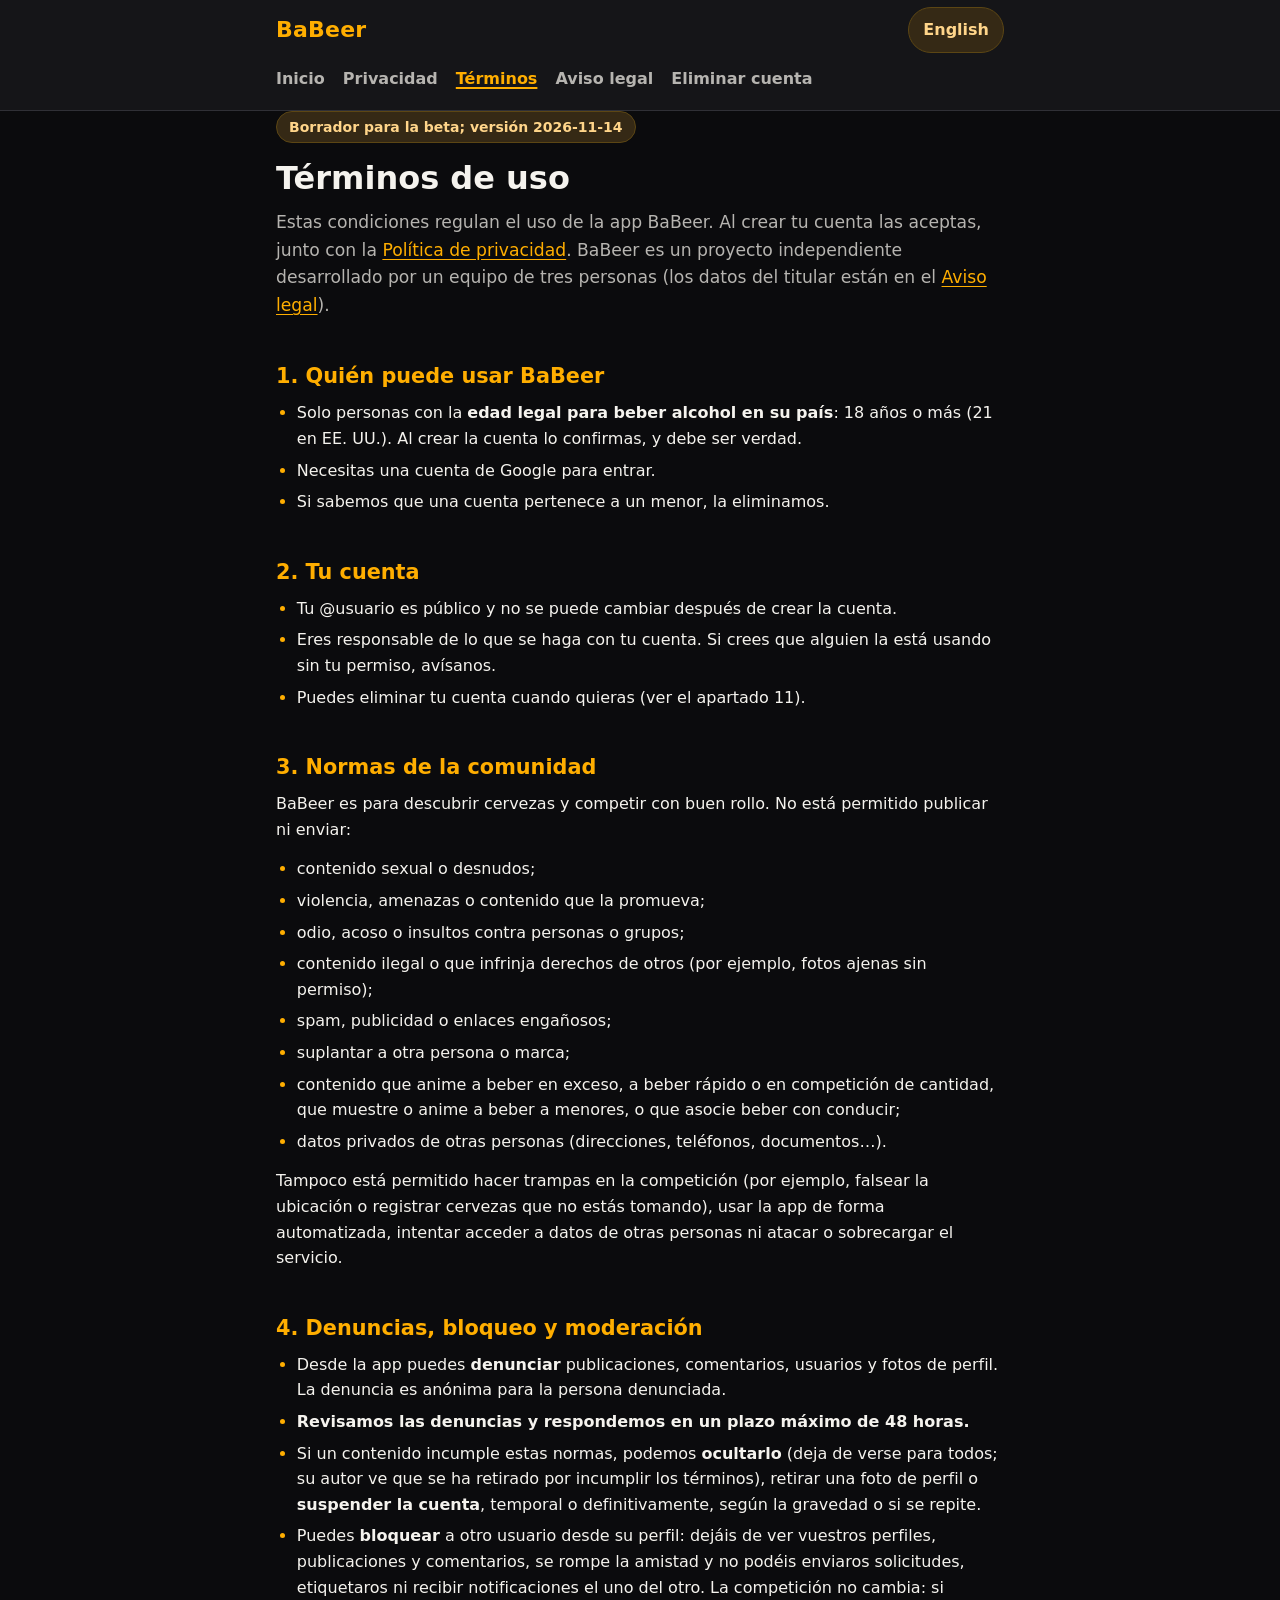
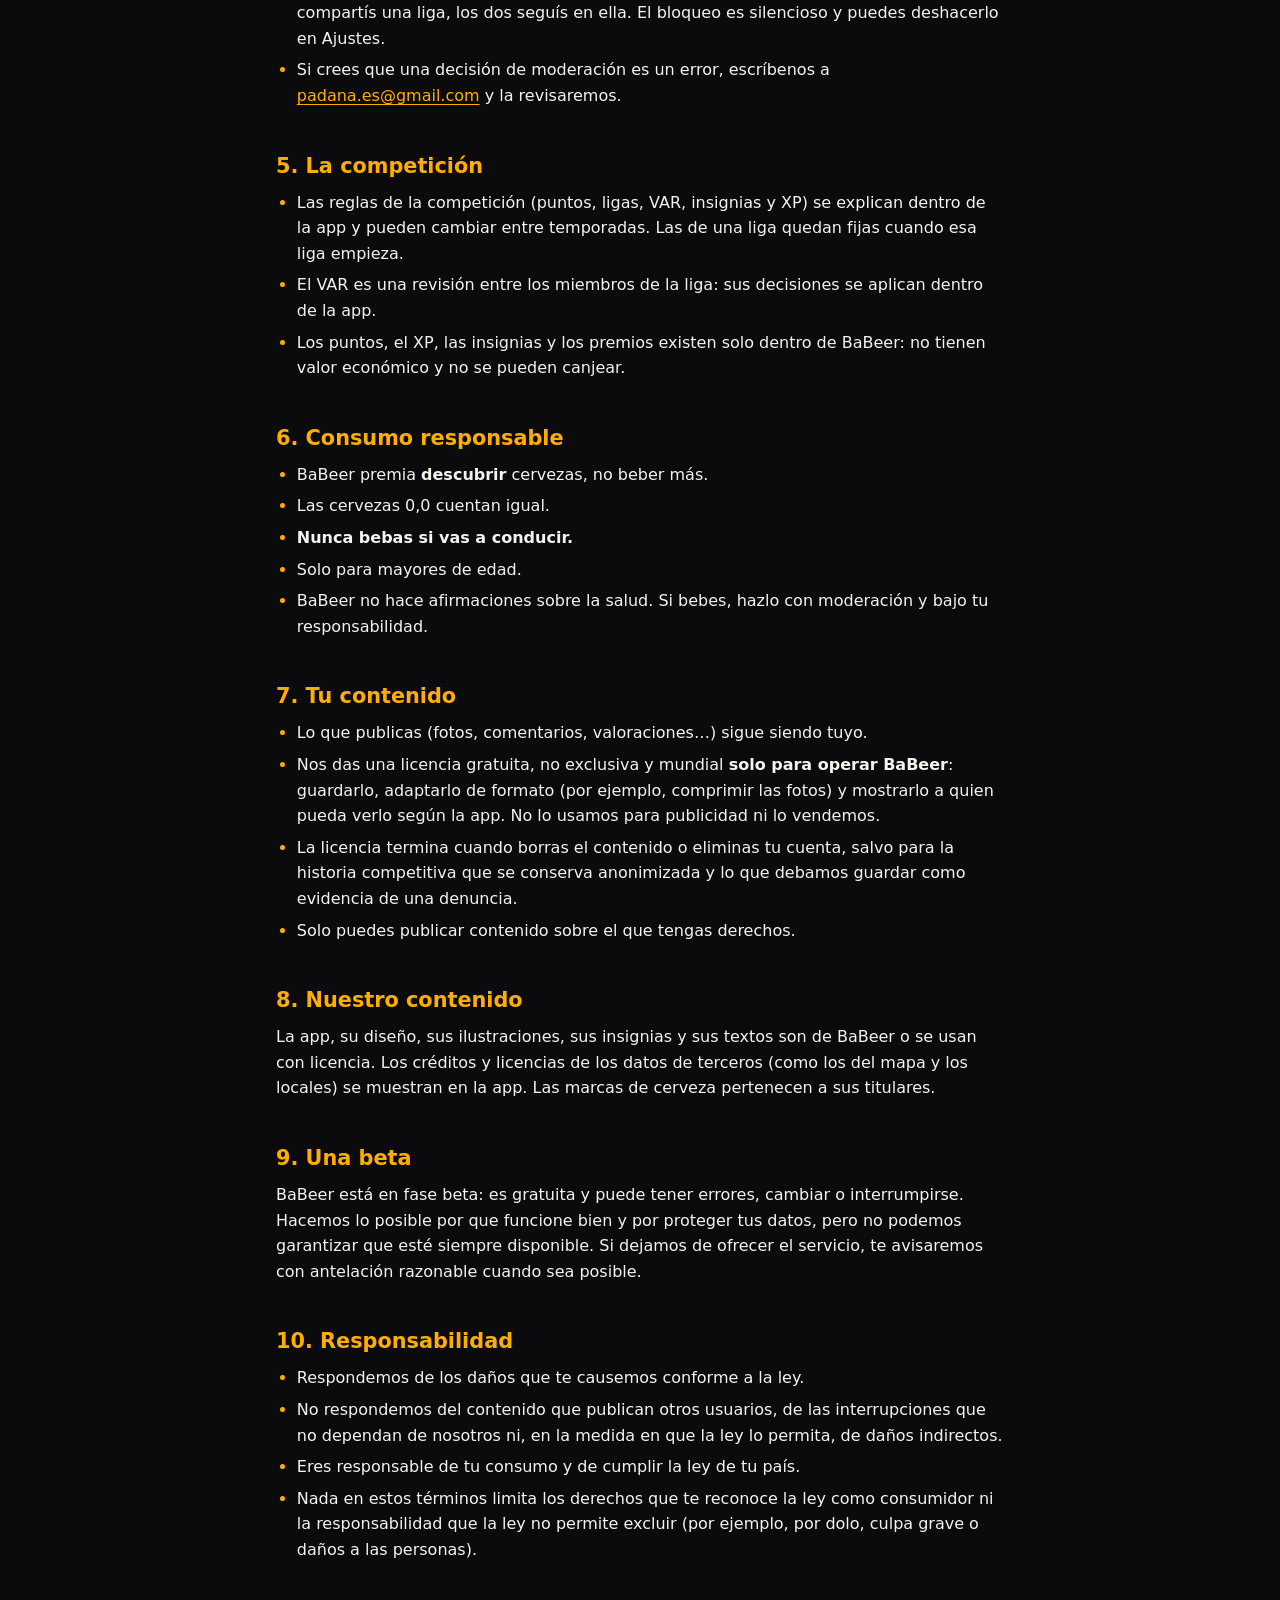
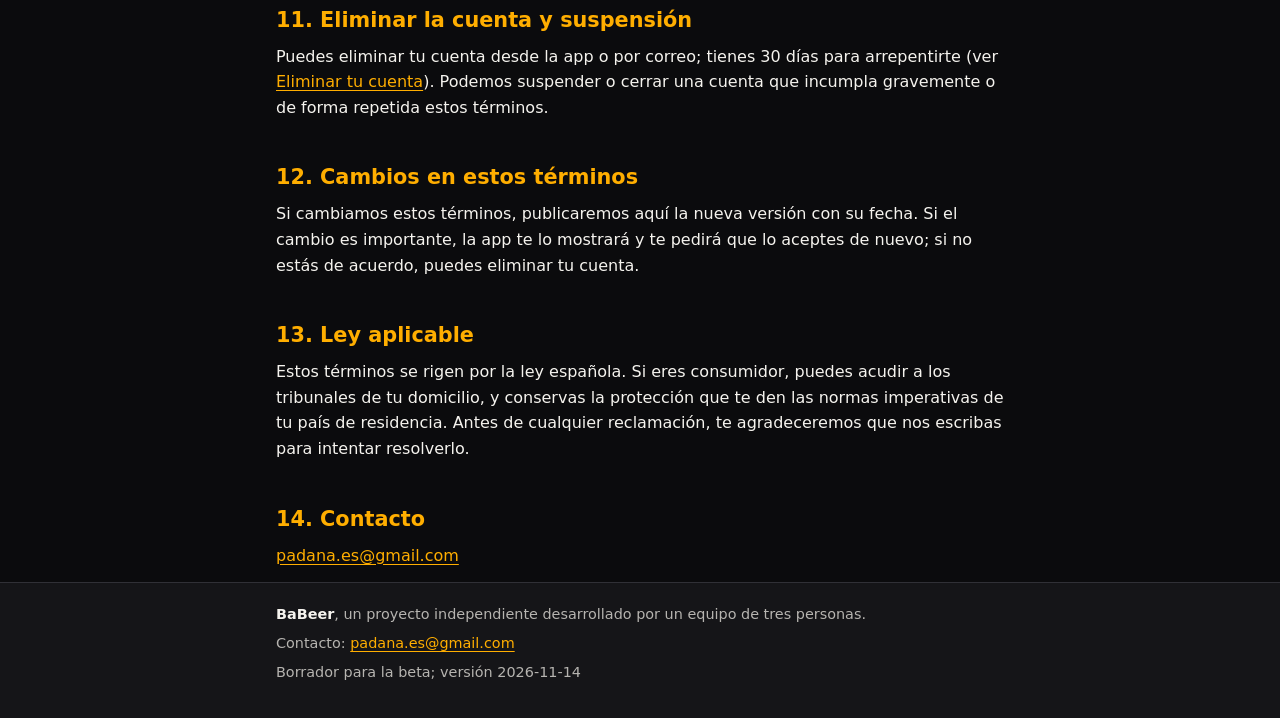
<file: terminos.html>
<!doctype html>
<html lang="es">
<head>
<meta charset="utf-8">
<meta name="viewport" content="width=device-width, initial-scale=1">
<meta http-equiv="Content-Security-Policy" content="default-src 'none'; style-src 'self'; img-src 'self'; base-uri 'none'; form-action 'none'">
<meta name="referrer" content="no-referrer">
<meta name="color-scheme" content="dark">
<title>Términos de uso · BaBeer</title>
<meta name="description" content="Las condiciones para usar BaBeer: edad, normas de la comunidad, moderación, competición y consumo responsable.">
<link rel="stylesheet" href="assets/style.css">
<link rel="alternate" hreflang="es" href="terminos.html">
<link rel="alternate" hreflang="en" href="en/terms.html">
</head>
<body>
<a class="skip" href="#contenido">Saltar al contenido</a>
<header class="site-header">
  <div class="wrap header-row">
    <a class="brand" href="index.html">BaBeer</a>
    <a class="lang" href="en/terms.html" hreflang="en" lang="en">English</a>
  </div>
  <nav class="wrap site-nav" aria-label="Páginas legales">
    <a href="index.html">Inicio</a>
    <a href="privacidad.html">Privacidad</a>
    <a href="terminos.html" aria-current="page">Términos</a>
    <a href="aviso-legal.html">Aviso legal</a>
    <a href="eliminar-cuenta.html">Eliminar cuenta</a>
  </nav>
</header>

<main id="contenido" class="wrap">
<p class="draft">Borrador para la beta; versión 2026-11-14</p>
<h1>Términos de uso</h1>
<p class="lead">Estas condiciones regulan el uso de la app BaBeer. Al crear tu cuenta las aceptas, junto con la <a href="privacidad.html">Política de privacidad</a>. BaBeer es un proyecto independiente desarrollado por un equipo de tres personas (los datos del titular están en el <a href="aviso-legal.html">Aviso legal</a>).</p>

<h2 id="quien">1. Quién puede usar BaBeer</h2>
<ul>
  <li>Solo personas con la <strong>edad legal para beber alcohol en su país</strong>: 18 años o más (21 en EE. UU.). Al crear la cuenta lo confirmas, y debe ser verdad.</li>
  <li>Necesitas una cuenta de Google para entrar.</li>
  <li>Si sabemos que una cuenta pertenece a un menor, la eliminamos.</li>
</ul>

<h2 id="cuenta">2. Tu cuenta</h2>
<ul>
  <li>Tu @usuario es público y no se puede cambiar después de crear la cuenta.</li>
  <li>Eres responsable de lo que se haga con tu cuenta. Si crees que alguien la está usando sin tu permiso, avísanos.</li>
  <li>Puedes eliminar tu cuenta cuando quieras (ver el apartado 11).</li>
</ul>

<h2 id="normas">3. Normas de la comunidad</h2>
<p>BaBeer es para descubrir cervezas y competir con buen rollo. No está permitido publicar ni enviar:</p>
<ul>
  <li>contenido sexual o desnudos;</li>
  <li>violencia, amenazas o contenido que la promueva;</li>
  <li>odio, acoso o insultos contra personas o grupos;</li>
  <li>contenido ilegal o que infrinja derechos de otros (por ejemplo, fotos ajenas sin permiso);</li>
  <li>spam, publicidad o enlaces engañosos;</li>
  <li>suplantar a otra persona o marca;</li>
  <li>contenido que anime a beber en exceso, a beber rápido o en competición de cantidad, que muestre o anime a beber a menores, o que asocie beber con conducir;</li>
  <li>datos privados de otras personas (direcciones, teléfonos, documentos…).</li>
</ul>
<p>Tampoco está permitido hacer trampas en la competición (por ejemplo, falsear la ubicación o registrar cervezas que no estás tomando), usar la app de forma automatizada, intentar acceder a datos de otras personas ni atacar o sobrecargar el servicio.</p>

<h2 id="moderacion">4. Denuncias, bloqueo y moderación</h2>
<ul>
  <li>Desde la app puedes <strong>denunciar</strong> publicaciones, comentarios, usuarios y fotos de perfil. La denuncia es anónima para la persona denunciada.</li>
  <li><strong>Revisamos las denuncias y respondemos en un plazo máximo de 48 horas.</strong></li>
  <li>Si un contenido incumple estas normas, podemos <strong>ocultarlo</strong> (deja de verse para todos; su autor ve que se ha retirado por incumplir los términos), retirar una foto de perfil o <strong>suspender la cuenta</strong>, temporal o definitivamente, según la gravedad o si se repite.</li>
  <li>Puedes <strong>bloquear</strong> a otro usuario desde su perfil: dejáis de ver vuestros perfiles, publicaciones y comentarios, se rompe la amistad y no podéis enviaros solicitudes, etiquetaros ni recibir notificaciones el uno del otro. La competición no cambia: si compartís una liga, los dos seguís en ella. El bloqueo es silencioso y puedes deshacerlo en Ajustes.</li>
  <li>Si crees que una decisión de moderación es un error, escríbenos a <a href="mailto:padana.es@gmail.com">padana.es@gmail.com</a> y la revisaremos.</li>
</ul>

<h2 id="competicion">5. La competición</h2>
<ul>
  <li>Las reglas de la competición (puntos, ligas, VAR, insignias y XP) se explican dentro de la app y pueden cambiar entre temporadas. Las de una liga quedan fijas cuando esa liga empieza.</li>
  <li>El VAR es una revisión entre los miembros de la liga: sus decisiones se aplican dentro de la app.</li>
  <li>Los puntos, el XP, las insignias y los premios existen solo dentro de BaBeer: no tienen valor económico y no se pueden canjear.</li>
</ul>

<h2 id="consumo">6. Consumo responsable</h2>
<ul>
  <li>BaBeer premia <strong>descubrir</strong> cervezas, no beber más.</li>
  <li>Las cervezas 0,0 cuentan igual.</li>
  <li><strong>Nunca bebas si vas a conducir.</strong></li>
  <li>Solo para mayores de edad.</li>
  <li>BaBeer no hace afirmaciones sobre la salud. Si bebes, hazlo con moderación y bajo tu responsabilidad.</li>
</ul>

<h2 id="contenido-usuario">7. Tu contenido</h2>
<ul>
  <li>Lo que publicas (fotos, comentarios, valoraciones…) sigue siendo tuyo.</li>
  <li>Nos das una licencia gratuita, no exclusiva y mundial <strong>solo para operar BaBeer</strong>: guardarlo, adaptarlo de formato (por ejemplo, comprimir las fotos) y mostrarlo a quien pueda verlo según la app. No lo usamos para publicidad ni lo vendemos.</li>
  <li>La licencia termina cuando borras el contenido o eliminas tu cuenta, salvo para la historia competitiva que se conserva anonimizada y lo que debamos guardar como evidencia de una denuncia.</li>
  <li>Solo puedes publicar contenido sobre el que tengas derechos.</li>
</ul>

<h2 id="nuestro">8. Nuestro contenido</h2>
<p>La app, su diseño, sus ilustraciones, sus insignias y sus textos son de BaBeer o se usan con licencia. Los créditos y licencias de los datos de terceros (como los del mapa y los locales) se muestran en la app. Las marcas de cerveza pertenecen a sus titulares.</p>

<h2 id="beta">9. Una beta</h2>
<p>BaBeer está en fase beta: es gratuita y puede tener errores, cambiar o interrumpirse. Hacemos lo posible por que funcione bien y por proteger tus datos, pero no podemos garantizar que esté siempre disponible. Si dejamos de ofrecer el servicio, te avisaremos con antelación razonable cuando sea posible.</p>

<h2 id="responsabilidad">10. Responsabilidad</h2>
<ul>
  <li>Respondemos de los daños que te causemos conforme a la ley.</li>
  <li>No respondemos del contenido que publican otros usuarios, de las interrupciones que no dependan de nosotros ni, en la medida en que la ley lo permita, de daños indirectos.</li>
  <li>Eres responsable de tu consumo y de cumplir la ley de tu país.</li>
  <li>Nada en estos términos limita los derechos que te reconoce la ley como consumidor ni la responsabilidad que la ley no permite excluir (por ejemplo, por dolo, culpa grave o daños a las personas).</li>
</ul>

<h2 id="baja">11. Eliminar la cuenta y suspensión</h2>
<p>Puedes eliminar tu cuenta desde la app o por correo; tienes 30 días para arrepentirte (ver <a href="eliminar-cuenta.html">Eliminar tu cuenta</a>). Podemos suspender o cerrar una cuenta que incumpla gravemente o de forma repetida estos términos.</p>

<h2 id="cambios">12. Cambios en estos términos</h2>
<p>Si cambiamos estos términos, publicaremos aquí la nueva versión con su fecha. Si el cambio es importante, la app te lo mostrará y te pedirá que lo aceptes de nuevo; si no estás de acuerdo, puedes eliminar tu cuenta.</p>

<h2 id="ley">13. Ley aplicable</h2>
<p>Estos términos se rigen por la ley española. Si eres consumidor, puedes acudir a los tribunales de tu domicilio, y conservas la protección que te den las normas imperativas de tu país de residencia. Antes de cualquier reclamación, te agradeceremos que nos escribas para intentar resolverlo.</p>

<h2 id="contacto">14. Contacto</h2>
<p><a href="mailto:padana.es@gmail.com">padana.es@gmail.com</a></p>
</main>

<footer class="site-footer">
  <div class="wrap">
    <p><strong>BaBeer</strong>, un proyecto independiente desarrollado por un equipo de tres personas.</p>
    <p>Contacto: <a href="mailto:padana.es@gmail.com">padana.es@gmail.com</a></p>
    <p>Borrador para la beta; versión 2026-11-14</p>
  </div>
</footer>
</body>
</html>
</file>
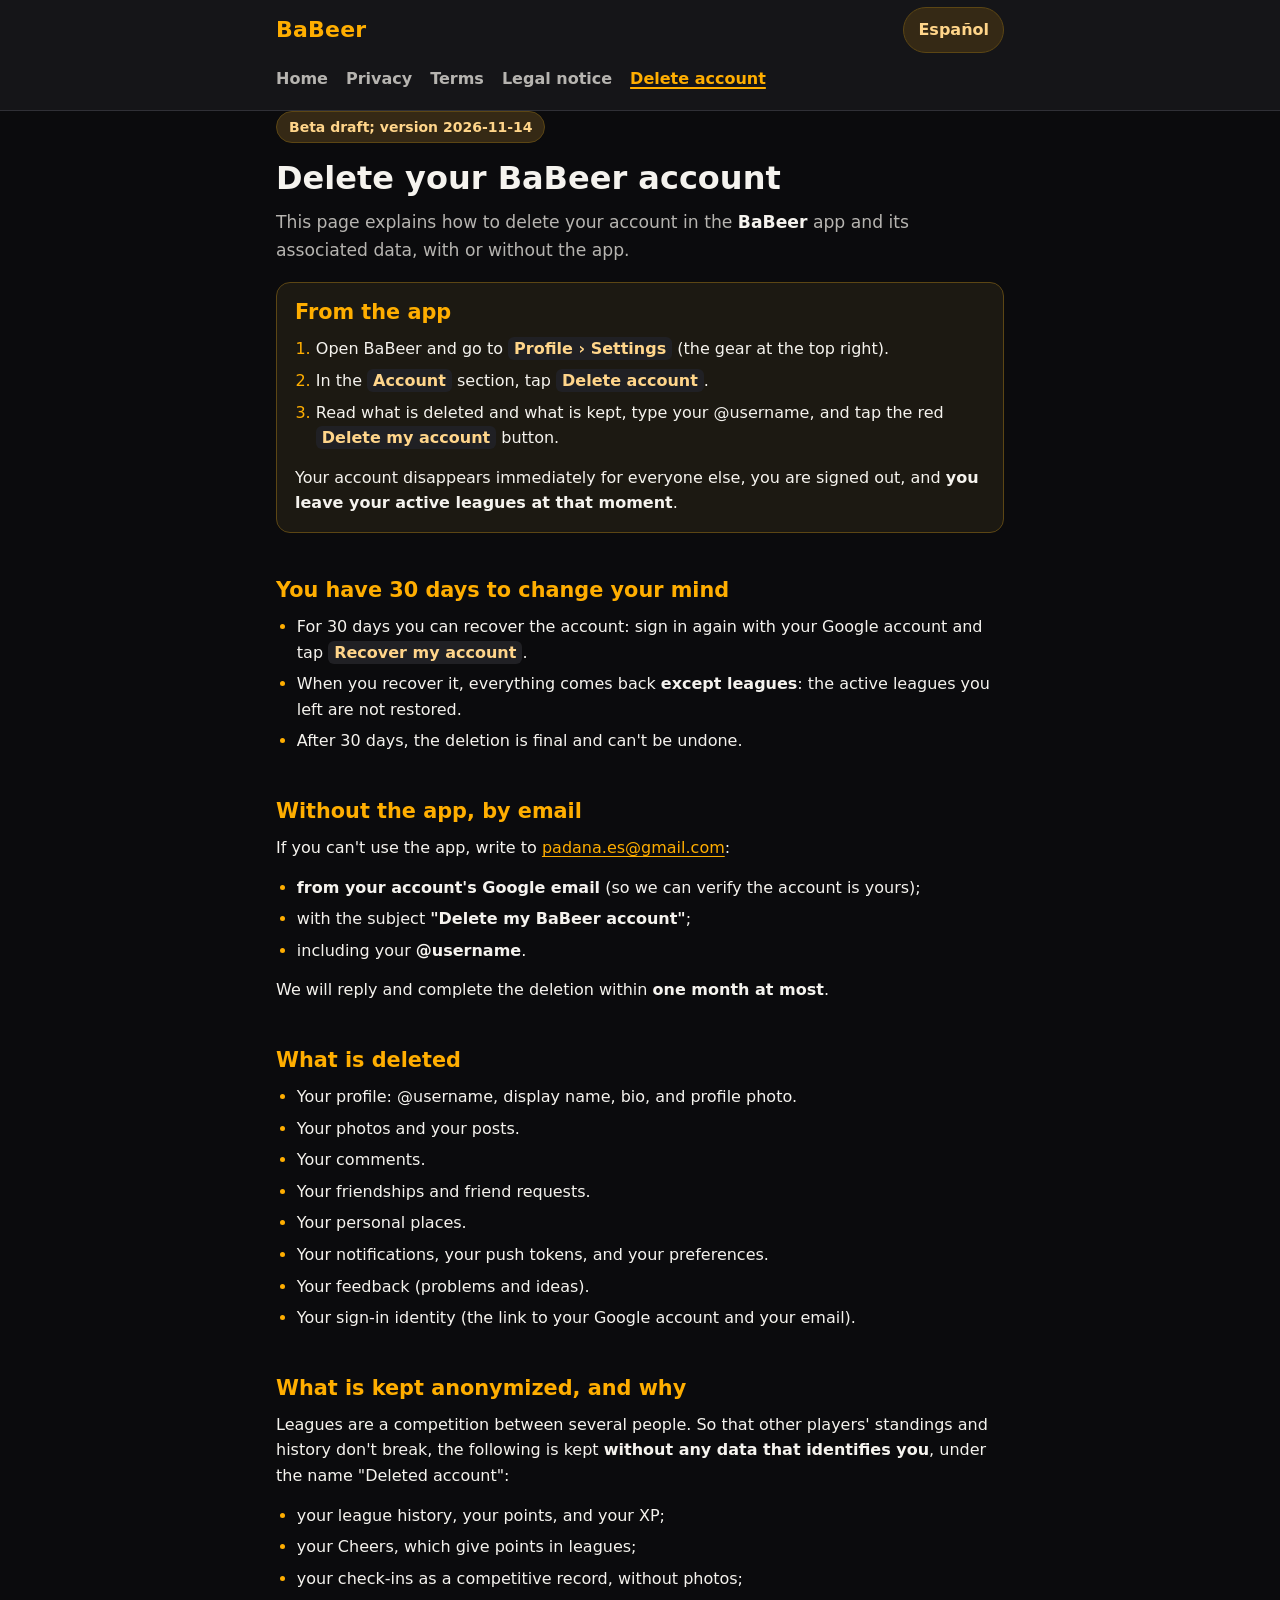
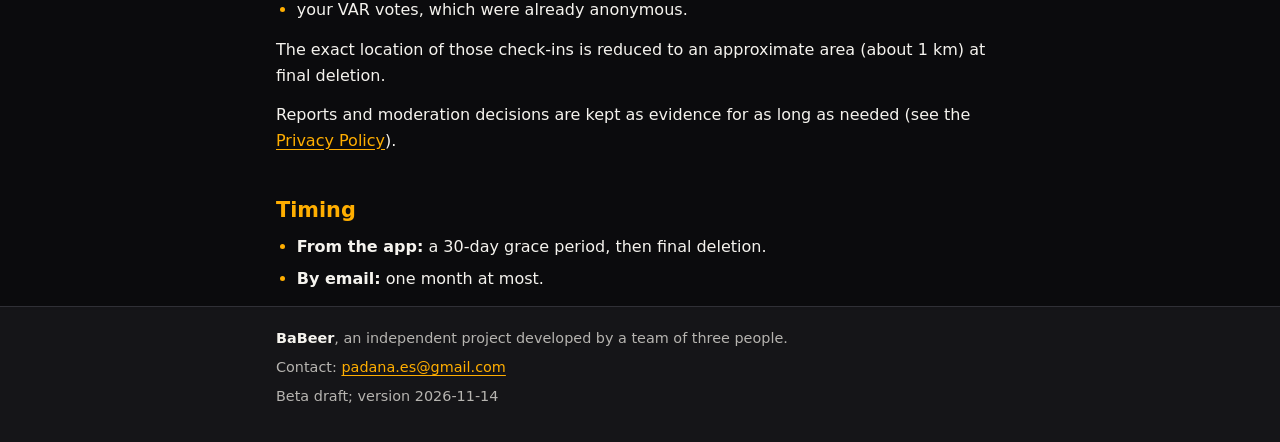
<file: en/delete-account.html>
<!doctype html>
<html lang="en">
<head>
<meta charset="utf-8">
<meta name="viewport" content="width=device-width, initial-scale=1">
<meta http-equiv="Content-Security-Policy" content="default-src 'none'; style-src 'self'; img-src 'self'; base-uri 'none'; form-action 'none'">
<meta name="referrer" content="no-referrer">
<meta name="color-scheme" content="dark">
<title>Delete Your Account · BaBeer</title>
<meta name="description" content="How to delete your BaBeer account from the app or by email, what is deleted, and what is kept anonymized.">
<link rel="stylesheet" href="../assets/style.css">
<link rel="alternate" hreflang="es" href="../eliminar-cuenta.html">
<link rel="alternate" hreflang="en" href="delete-account.html">
</head>
<body>
<a class="skip" href="#content">Skip to content</a>
<header class="site-header">
  <div class="wrap header-row">
    <a class="brand" href="index.html">BaBeer</a>
    <a class="lang" href="../eliminar-cuenta.html" hreflang="es" lang="es">Español</a>
  </div>
  <nav class="wrap site-nav" aria-label="Legal pages">
    <a href="index.html">Home</a>
    <a href="privacy.html">Privacy</a>
    <a href="terms.html">Terms</a>
    <a href="legal-notice.html">Legal notice</a>
    <a href="delete-account.html" aria-current="page">Delete account</a>
  </nav>
</header>

<main id="content" class="wrap">
<p class="draft">Beta draft; version 2026-11-14</p>
<h1>Delete your BaBeer account</h1>
<p class="lead">This page explains how to delete your account in the <strong>BaBeer</strong> app and its associated data, with or without the app.</p>

<div class="card card-accent">
  <h2 id="app">From the app</h2>
  <ol>
    <li>Open BaBeer and go to <span class="path">Profile › Settings</span> (the gear at the top right).</li>
    <li>In the <span class="path">Account</span> section, tap <span class="path">Delete account</span>.</li>
    <li>Read what is deleted and what is kept, type your @username, and tap the red <span class="path">Delete my account</span> button.</li>
  </ol>
  <p>Your account disappears immediately for everyone else, you are signed out, and <strong>you leave your active leagues at that moment</strong>.</p>
</div>

<h2 id="change-mind">You have 30 days to change your mind</h2>
<ul>
  <li>For 30 days you can recover the account: sign in again with your Google account and tap <span class="path">Recover my account</span>.</li>
  <li>When you recover it, everything comes back <strong>except leagues</strong>: the active leagues you left are not restored.</li>
  <li>After 30 days, the deletion is final and can't be undone.</li>
</ul>

<h2 id="email">Without the app, by email</h2>
<p>If you can't use the app, write to <a href="mailto:padana.es@gmail.com?subject=Delete%20my%20BaBeer%20account">padana.es@gmail.com</a>:</p>
<ul>
  <li><strong>from your account's Google email</strong> (so we can verify the account is yours);</li>
  <li>with the subject <strong>"Delete my BaBeer account"</strong>;</li>
  <li>including your <strong>@username</strong>.</li>
</ul>
<p>We will reply and complete the deletion within <strong>one month at most</strong>.</p>

<h2 id="deleted">What is deleted</h2>
<ul>
  <li>Your profile: @username, display name, bio, and profile photo.</li>
  <li>Your photos and your posts.</li>
  <li>Your comments.</li>
  <li>Your friendships and friend requests.</li>
  <li>Your personal places.</li>
  <li>Your notifications, your push tokens, and your preferences.</li>
  <li>Your feedback (problems and ideas).</li>
  <li>Your sign-in identity (the link to your Google account and your email).</li>
</ul>

<h2 id="kept">What is kept anonymized, and why</h2>
<p>Leagues are a competition between several people. So that other players' standings and history don't break, the following is kept <strong>without any data that identifies you</strong>, under the name "Deleted account":</p>
<ul>
  <li>your league history, your points, and your XP;</li>
  <li>your Cheers, which give points in leagues;</li>
  <li>your check-ins as a competitive record, without photos;</li>
  <li>your VAR votes, which were already anonymous.</li>
</ul>
<p>The exact location of those check-ins is reduced to an approximate area (about 1 km) at final deletion.</p>
<p>Reports and moderation decisions are kept as evidence for as long as needed (see the <a href="privacy.html#retention">Privacy Policy</a>).</p>

<h2 id="timing">Timing</h2>
<ul>
  <li><strong>From the app:</strong> a 30-day grace period, then final deletion.</li>
  <li><strong>By email:</strong> one month at most.</li>
</ul>
</main>

<footer class="site-footer">
  <div class="wrap">
    <p><strong>BaBeer</strong>, an independent project developed by a team of three people.</p>
    <p>Contact: <a href="mailto:padana.es@gmail.com">padana.es@gmail.com</a></p>
    <p>Beta draft; version 2026-11-14</p>
  </div>
</footer>
</body>
</html>
</file>
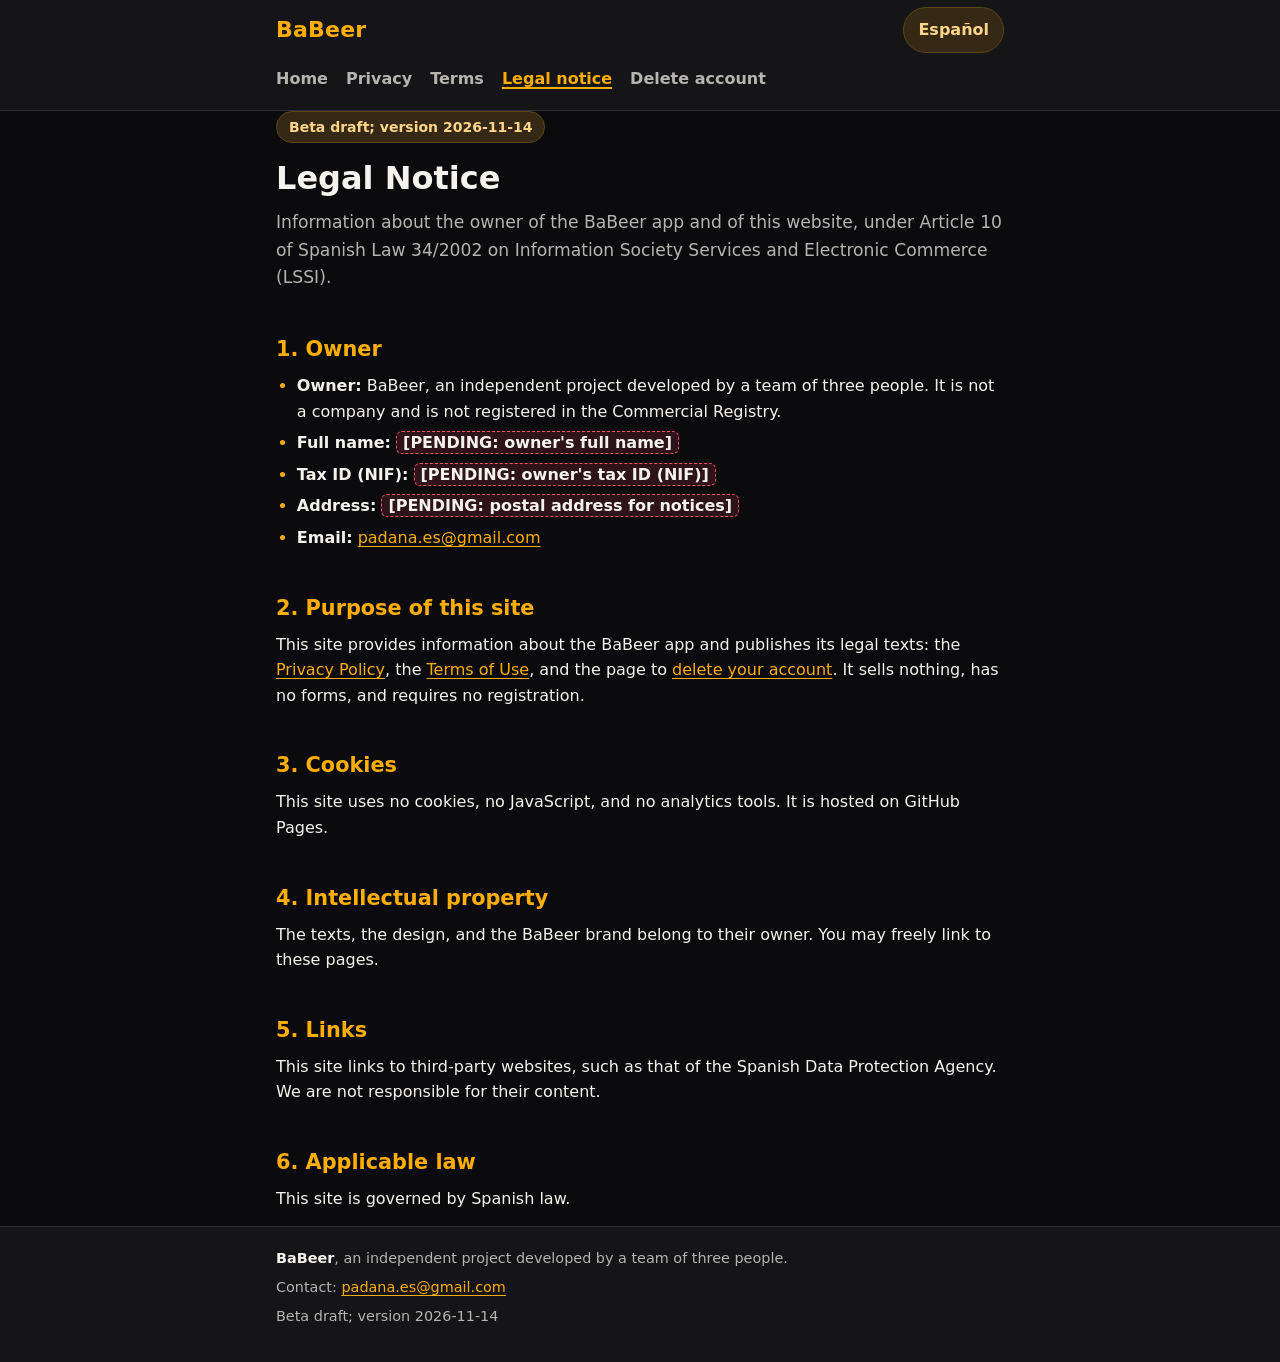
<file: en/legal-notice.html>
<!doctype html>
<html lang="en">
<head>
<meta charset="utf-8">
<meta name="viewport" content="width=device-width, initial-scale=1">
<meta http-equiv="Content-Security-Policy" content="default-src 'none'; style-src 'self'; img-src 'self'; base-uri 'none'; form-action 'none'">
<meta name="referrer" content="no-referrer">
<meta name="color-scheme" content="dark">
<title>Legal Notice · BaBeer</title>
<meta name="description" content="Details of the owner of BaBeer and of this website (Spanish LSSI, Art. 10).">
<link rel="stylesheet" href="../assets/style.css">
<link rel="alternate" hreflang="es" href="../aviso-legal.html">
<link rel="alternate" hreflang="en" href="legal-notice.html">
</head>
<body>
<a class="skip" href="#content">Skip to content</a>
<header class="site-header">
  <div class="wrap header-row">
    <a class="brand" href="index.html">BaBeer</a>
    <a class="lang" href="../aviso-legal.html" hreflang="es" lang="es">Español</a>
  </div>
  <nav class="wrap site-nav" aria-label="Legal pages">
    <a href="index.html">Home</a>
    <a href="privacy.html">Privacy</a>
    <a href="terms.html">Terms</a>
    <a href="legal-notice.html" aria-current="page">Legal notice</a>
    <a href="delete-account.html">Delete account</a>
  </nav>
</header>

<main id="content" class="wrap">
<p class="draft">Beta draft; version 2026-11-14</p>
<h1>Legal Notice</h1>
<p class="lead">Information about the owner of the BaBeer app and of this website, under Article 10 of Spanish Law 34/2002 on Information Society Services and Electronic Commerce (LSSI).</p>

<h2 id="owner">1. Owner</h2>
<ul>
  <li><strong>Owner:</strong> BaBeer, an independent project developed by a team of three people. It is not a company and is not registered in the Commercial Registry.</li>
  <li><strong>Full name:</strong> <span class="pending">[PENDING: owner's full name]</span></li>
  <li><strong>Tax ID (NIF):</strong> <span class="pending">[PENDING: owner's tax ID (NIF)]</span></li>
  <li><strong>Address:</strong> <span class="pending">[PENDING: postal address for notices]</span></li>
  <li><strong>Email:</strong> <a href="mailto:padana.es@gmail.com">padana.es@gmail.com</a></li>
</ul>

<h2 id="purpose">2. Purpose of this site</h2>
<p>This site provides information about the BaBeer app and publishes its legal texts: the <a href="privacy.html">Privacy Policy</a>, the <a href="terms.html">Terms of Use</a>, and the page to <a href="delete-account.html">delete your account</a>. It sells nothing, has no forms, and requires no registration.</p>

<h2 id="cookies">3. Cookies</h2>
<p>This site uses no cookies, no JavaScript, and no analytics tools. It is hosted on GitHub Pages.</p>

<h2 id="ip">4. Intellectual property</h2>
<p>The texts, the design, and the BaBeer brand belong to their owner. You may freely link to these pages.</p>

<h2 id="links">5. Links</h2>
<p>This site links to third-party websites, such as that of the Spanish Data Protection Agency. We are not responsible for their content.</p>

<h2 id="law">6. Applicable law</h2>
<p>This site is governed by Spanish law.</p>
</main>

<footer class="site-footer">
  <div class="wrap">
    <p><strong>BaBeer</strong>, an independent project developed by a team of three people.</p>
    <p>Contact: <a href="mailto:padana.es@gmail.com">padana.es@gmail.com</a></p>
    <p>Beta draft; version 2026-11-14</p>
  </div>
</footer>
</body>
</html>
</file>
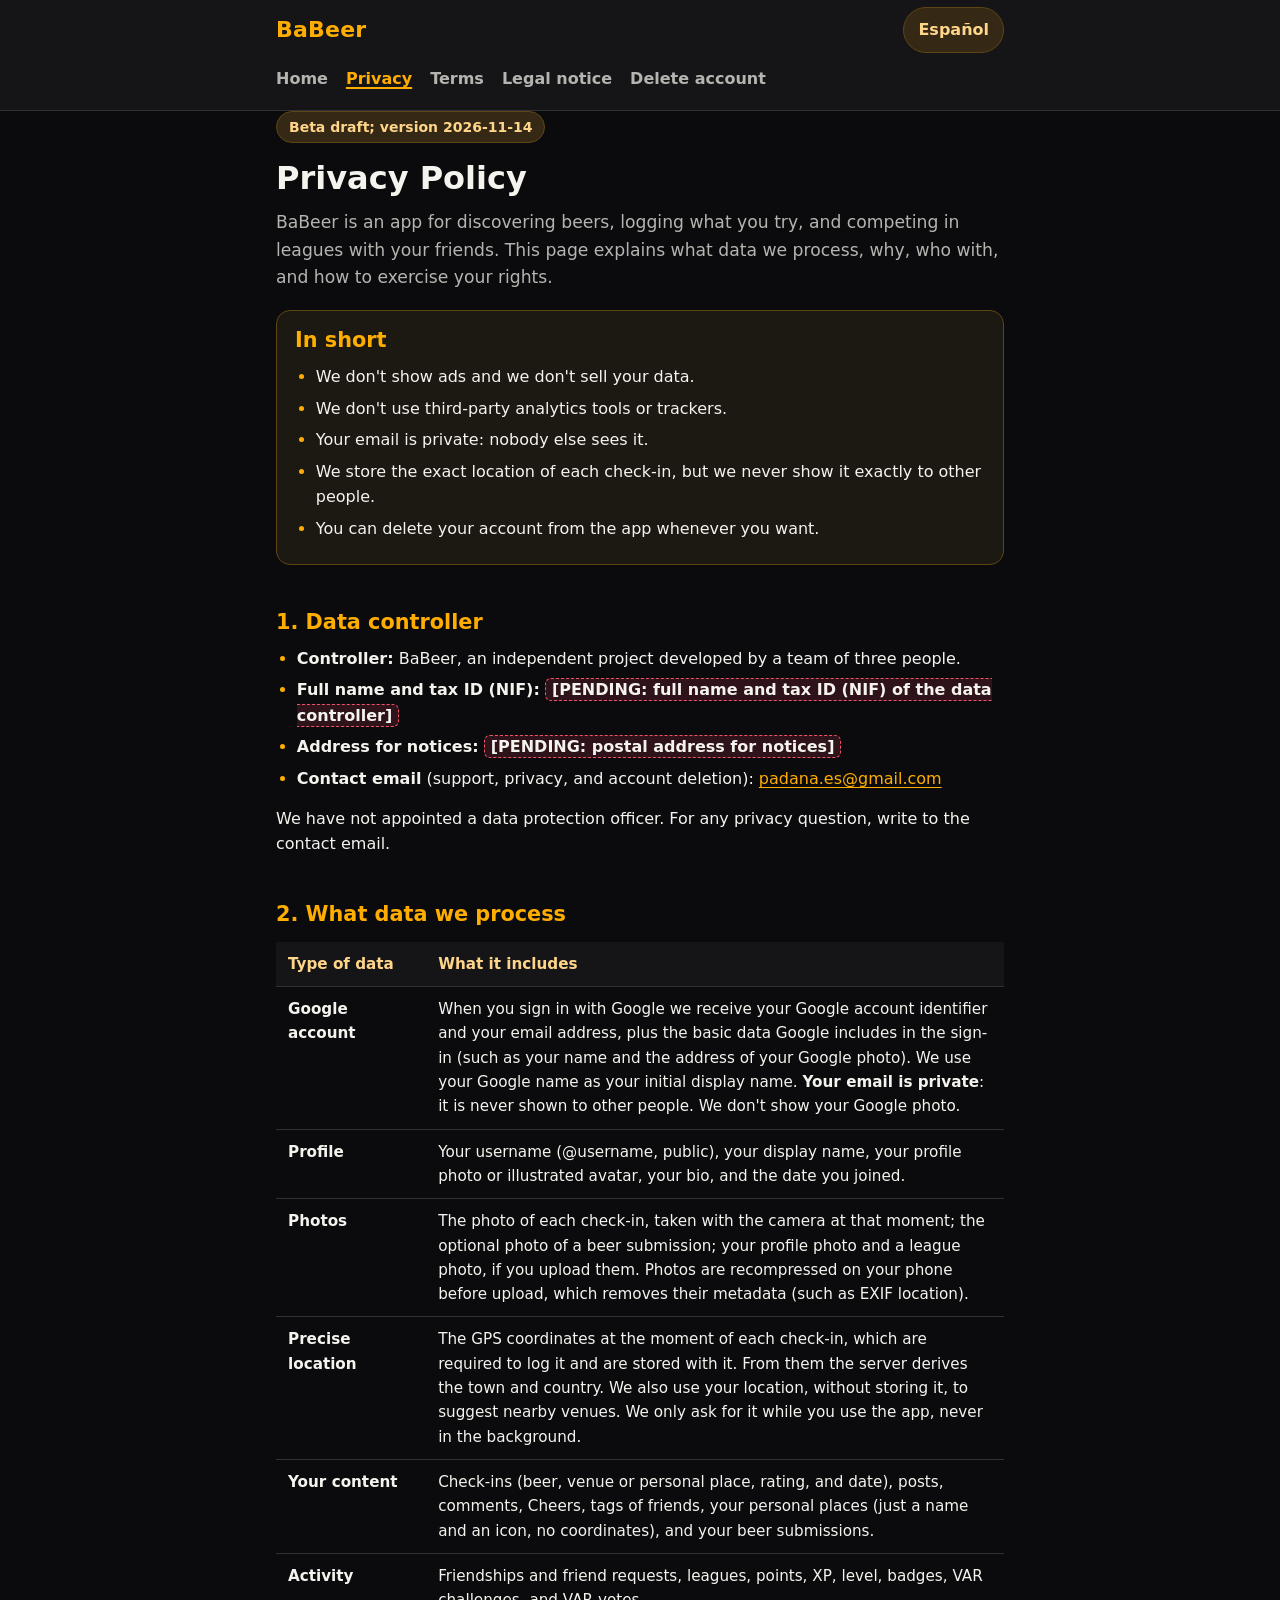
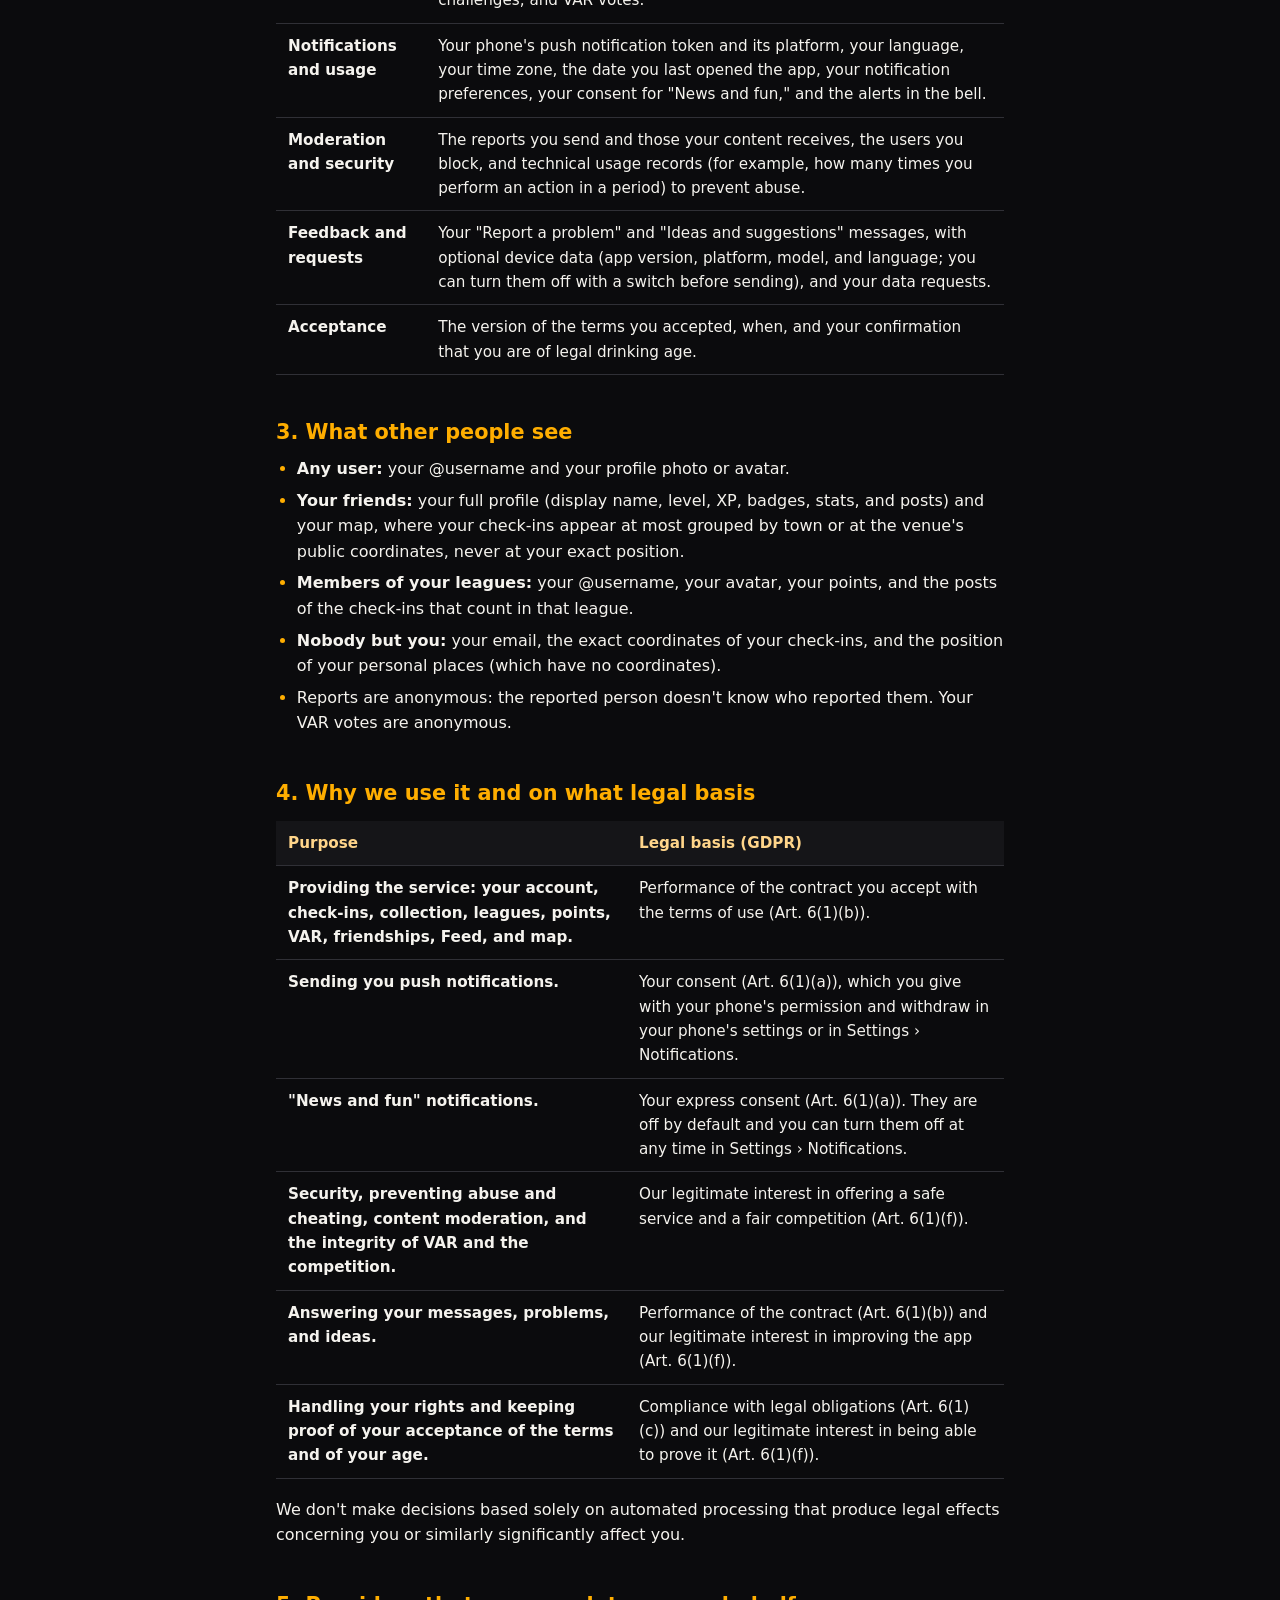
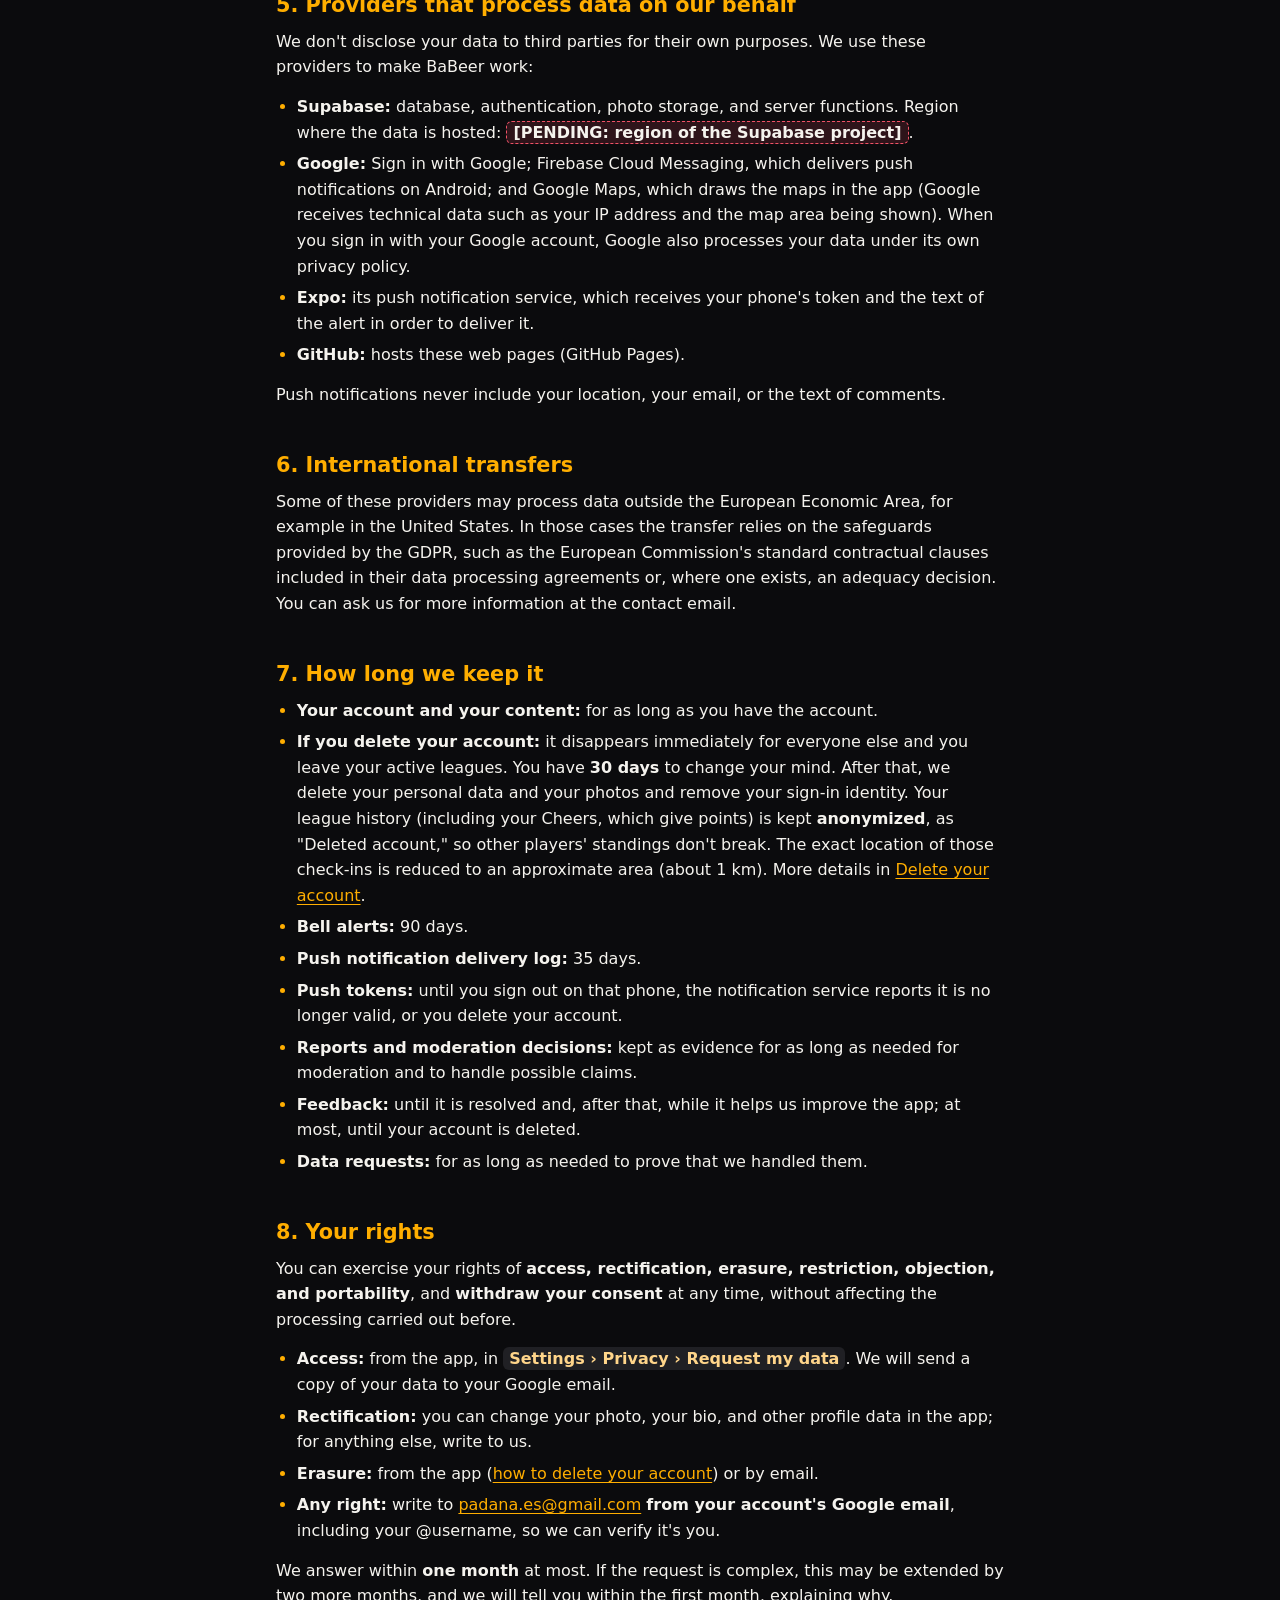
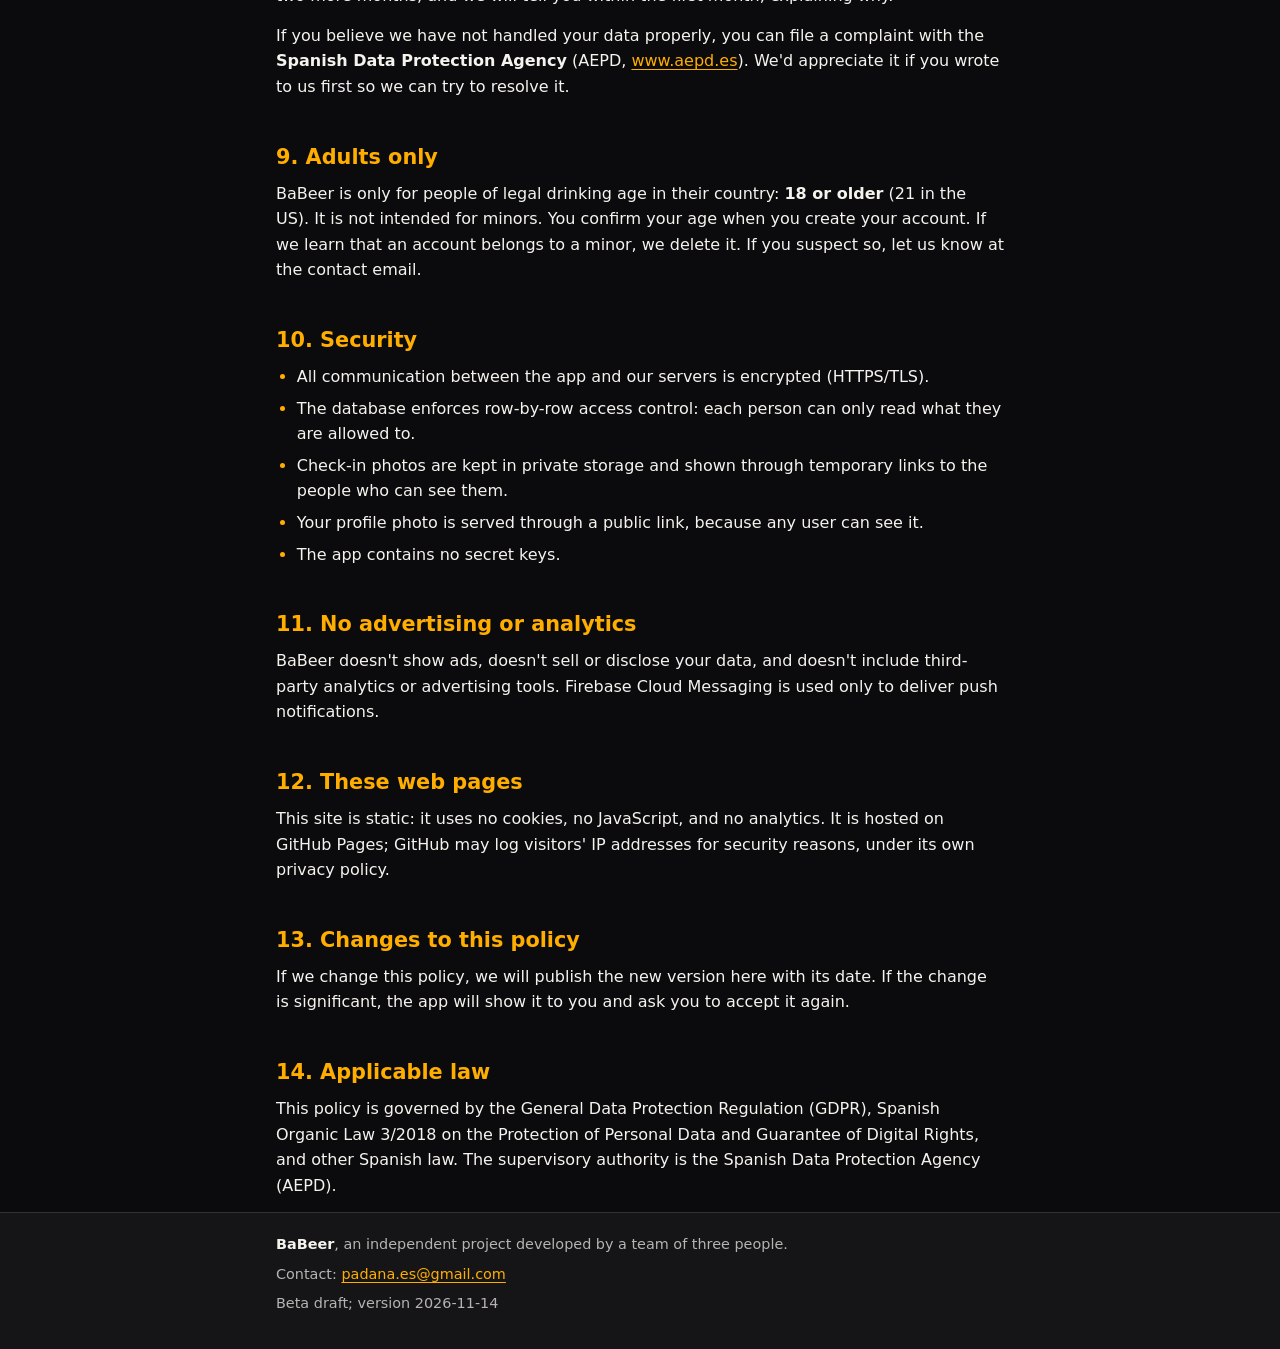
<file: en/privacy.html>
<!doctype html>
<html lang="en">
<head>
<meta charset="utf-8">
<meta name="viewport" content="width=device-width, initial-scale=1">
<meta http-equiv="Content-Security-Policy" content="default-src 'none'; style-src 'self'; img-src 'self'; base-uri 'none'; form-action 'none'">
<meta name="referrer" content="no-referrer">
<meta name="color-scheme" content="dark">
<title>Privacy Policy · BaBeer</title>
<meta name="description" content="What data BaBeer processes, why, who with, and how to exercise your rights.">
<link rel="stylesheet" href="../assets/style.css">
<link rel="alternate" hreflang="es" href="../privacidad.html">
<link rel="alternate" hreflang="en" href="privacy.html">
</head>
<body>
<a class="skip" href="#content">Skip to content</a>
<header class="site-header">
  <div class="wrap header-row">
    <a class="brand" href="index.html">BaBeer</a>
    <a class="lang" href="../privacidad.html" hreflang="es" lang="es">Español</a>
  </div>
  <nav class="wrap site-nav" aria-label="Legal pages">
    <a href="index.html">Home</a>
    <a href="privacy.html" aria-current="page">Privacy</a>
    <a href="terms.html">Terms</a>
    <a href="legal-notice.html">Legal notice</a>
    <a href="delete-account.html">Delete account</a>
  </nav>
</header>

<main id="content" class="wrap">
<p class="draft">Beta draft; version 2026-11-14</p>
<h1>Privacy Policy</h1>
<p class="lead">BaBeer is an app for discovering beers, logging what you try, and competing in leagues with your friends. This page explains what data we process, why, who with, and how to exercise your rights.</p>

<div class="card card-accent">
  <h2>In short</h2>
  <ul>
    <li>We don't show ads and we don't sell your data.</li>
    <li>We don't use third-party analytics tools or trackers.</li>
    <li>Your email is private: nobody else sees it.</li>
    <li>We store the exact location of each check-in, but we never show it exactly to other people.</li>
    <li>You can delete your account from the app whenever you want.</li>
  </ul>
</div>

<h2 id="controller">1. Data controller</h2>
<ul>
  <li><strong>Controller:</strong> BaBeer, an independent project developed by a team of three people.</li>
  <li><strong>Full name and tax ID (NIF):</strong> <span class="pending">[PENDING: full name and tax ID (NIF) of the data controller]</span></li>
  <li><strong>Address for notices:</strong> <span class="pending">[PENDING: postal address for notices]</span></li>
  <li><strong>Contact email</strong> (support, privacy, and account deletion): <a href="mailto:padana.es@gmail.com">padana.es@gmail.com</a></li>
</ul>
<p>We have not appointed a data protection officer. For any privacy question, write to the contact email.</p>

<h2 id="data">2. What data we process</h2>
<table>
  <thead><tr><th scope="col">Type of data</th><th scope="col">What it includes</th></tr></thead>
  <tbody>
    <tr><td data-label="Type of data">Google account</td><td data-label="What it includes">When you sign in with Google we receive your Google account identifier and your email address, plus the basic data Google includes in the sign-in (such as your name and the address of your Google photo). We use your Google name as your initial display name. <strong>Your email is private</strong>: it is never shown to other people. We don't show your Google photo.</td></tr>
    <tr><td data-label="Type of data">Profile</td><td data-label="What it includes">Your username (@username, public), your display name, your profile photo or illustrated avatar, your bio, and the date you joined.</td></tr>
    <tr><td data-label="Type of data">Photos</td><td data-label="What it includes">The photo of each check-in, taken with the camera at that moment; the optional photo of a beer submission; your profile photo and a league photo, if you upload them. Photos are recompressed on your phone before upload, which removes their metadata (such as EXIF location).</td></tr>
    <tr><td data-label="Type of data">Precise location</td><td data-label="What it includes">The GPS coordinates at the moment of each check-in, which are required to log it and are stored with it. From them the server derives the town and country. We also use your location, without storing it, to suggest nearby venues. We only ask for it while you use the app, never in the background.</td></tr>
    <tr><td data-label="Type of data">Your content</td><td data-label="What it includes">Check-ins (beer, venue or personal place, rating, and date), posts, comments, Cheers, tags of friends, your personal places (just a name and an icon, no coordinates), and your beer submissions.</td></tr>
    <tr><td data-label="Type of data">Activity</td><td data-label="What it includes">Friendships and friend requests, leagues, points, XP, level, badges, VAR challenges, and VAR votes.</td></tr>
    <tr><td data-label="Type of data">Notifications and usage</td><td data-label="What it includes">Your phone's push notification token and its platform, your language, your time zone, the date you last opened the app, your notification preferences, your consent for "News and fun," and the alerts in the bell.</td></tr>
    <tr><td data-label="Type of data">Moderation and security</td><td data-label="What it includes">The reports you send and those your content receives, the users you block, and technical usage records (for example, how many times you perform an action in a period) to prevent abuse.</td></tr>
    <tr><td data-label="Type of data">Feedback and requests</td><td data-label="What it includes">Your "Report a problem" and "Ideas and suggestions" messages, with optional device data (app version, platform, model, and language; you can turn them off with a switch before sending), and your data requests.</td></tr>
    <tr><td data-label="Type of data">Acceptance</td><td data-label="What it includes">The version of the terms you accepted, when, and your confirmation that you are of legal drinking age.</td></tr>
  </tbody>
</table>

<h2 id="who-sees">3. What other people see</h2>
<ul>
  <li><strong>Any user:</strong> your @username and your profile photo or avatar.</li>
  <li><strong>Your friends:</strong> your full profile (display name, level, XP, badges, stats, and posts) and your map, where your check-ins appear at most grouped by town or at the venue's public coordinates, never at your exact position.</li>
  <li><strong>Members of your leagues:</strong> your @username, your avatar, your points, and the posts of the check-ins that count in that league.</li>
  <li><strong>Nobody but you:</strong> your email, the exact coordinates of your check-ins, and the position of your personal places (which have no coordinates).</li>
  <li>Reports are anonymous: the reported person doesn't know who reported them. Your VAR votes are anonymous.</li>
</ul>

<h2 id="purposes">4. Why we use it and on what legal basis</h2>
<table>
  <thead><tr><th scope="col">Purpose</th><th scope="col">Legal basis (GDPR)</th></tr></thead>
  <tbody>
    <tr><td data-label="Purpose">Providing the service: your account, check-ins, collection, leagues, points, VAR, friendships, Feed, and map.</td><td data-label="Legal basis (GDPR)">Performance of the contract you accept with the terms of use (Art. 6(1)(b)).</td></tr>
    <tr><td data-label="Purpose">Sending you push notifications.</td><td data-label="Legal basis (GDPR)">Your consent (Art. 6(1)(a)), which you give with your phone's permission and withdraw in your phone's settings or in Settings › Notifications.</td></tr>
    <tr><td data-label="Purpose">"News and fun" notifications.</td><td data-label="Legal basis (GDPR)">Your express consent (Art. 6(1)(a)). They are off by default and you can turn them off at any time in Settings › Notifications.</td></tr>
    <tr><td data-label="Purpose">Security, preventing abuse and cheating, content moderation, and the integrity of VAR and the competition.</td><td data-label="Legal basis (GDPR)">Our legitimate interest in offering a safe service and a fair competition (Art. 6(1)(f)).</td></tr>
    <tr><td data-label="Purpose">Answering your messages, problems, and ideas.</td><td data-label="Legal basis (GDPR)">Performance of the contract (Art. 6(1)(b)) and our legitimate interest in improving the app (Art. 6(1)(f)).</td></tr>
    <tr><td data-label="Purpose">Handling your rights and keeping proof of your acceptance of the terms and of your age.</td><td data-label="Legal basis (GDPR)">Compliance with legal obligations (Art. 6(1)(c)) and our legitimate interest in being able to prove it (Art. 6(1)(f)).</td></tr>
  </tbody>
</table>
<p>We don't make decisions based solely on automated processing that produce legal effects concerning you or similarly significantly affect you.</p>

<h2 id="providers">5. Providers that process data on our behalf</h2>
<p>We don't disclose your data to third parties for their own purposes. We use these providers to make BaBeer work:</p>
<ul>
  <li><strong>Supabase:</strong> database, authentication, photo storage, and server functions. Region where the data is hosted: <span class="pending">[PENDING: region of the Supabase project]</span>.</li>
  <li><strong>Google:</strong> Sign in with Google; Firebase Cloud Messaging, which delivers push notifications on Android; and Google Maps, which draws the maps in the app (Google receives technical data such as your IP address and the map area being shown). When you sign in with your Google account, Google also processes your data under its own privacy policy.</li>
  <li><strong>Expo:</strong> its push notification service, which receives your phone's token and the text of the alert in order to deliver it.</li>
  <li><strong>GitHub:</strong> hosts these web pages (GitHub Pages).</li>
</ul>
<p>Push notifications never include your location, your email, or the text of comments.</p>

<h2 id="transfers">6. International transfers</h2>
<p>Some of these providers may process data outside the European Economic Area, for example in the United States. In those cases the transfer relies on the safeguards provided by the GDPR, such as the European Commission's standard contractual clauses included in their data processing agreements or, where one exists, an adequacy decision. You can ask us for more information at the contact email.</p>

<h2 id="retention">7. How long we keep it</h2>
<ul>
  <li><strong>Your account and your content:</strong> for as long as you have the account.</li>
  <li><strong>If you delete your account:</strong> it disappears immediately for everyone else and you leave your active leagues. You have <strong>30 days</strong> to change your mind. After that, we delete your personal data and your photos and remove your sign-in identity. Your league history (including your Cheers, which give points) is kept <strong>anonymized</strong>, as "Deleted account," so other players' standings don't break. The exact location of those check-ins is reduced to an approximate area (about 1 km). More details in <a href="delete-account.html">Delete your account</a>.</li>
  <li><strong>Bell alerts:</strong> 90 days.</li>
  <li><strong>Push notification delivery log:</strong> 35 days.</li>
  <li><strong>Push tokens:</strong> until you sign out on that phone, the notification service reports it is no longer valid, or you delete your account.</li>
  <li><strong>Reports and moderation decisions:</strong> kept as evidence for as long as needed for moderation and to handle possible claims.</li>
  <li><strong>Feedback:</strong> until it is resolved and, after that, while it helps us improve the app; at most, until your account is deleted.</li>
  <li><strong>Data requests:</strong> for as long as needed to prove that we handled them.</li>
</ul>

<h2 id="rights">8. Your rights</h2>
<p>You can exercise your rights of <strong>access, rectification, erasure, restriction, objection, and portability</strong>, and <strong>withdraw your consent</strong> at any time, without affecting the processing carried out before.</p>
<ul>
  <li><strong>Access:</strong> from the app, in <span class="path">Settings › Privacy › Request my data</span>. We will send a copy of your data to your Google email.</li>
  <li><strong>Rectification:</strong> you can change your photo, your bio, and other profile data in the app; for anything else, write to us.</li>
  <li><strong>Erasure:</strong> from the app (<a href="delete-account.html">how to delete your account</a>) or by email.</li>
  <li><strong>Any right:</strong> write to <a href="mailto:padana.es@gmail.com">padana.es@gmail.com</a> <strong>from your account's Google email</strong>, including your @username, so we can verify it's you.</li>
</ul>
<p>We answer within <strong>one month</strong> at most. If the request is complex, this may be extended by two more months, and we will tell you within the first month, explaining why.</p>
<p>If you believe we have not handled your data properly, you can file a complaint with the <strong>Spanish Data Protection Agency</strong> (AEPD, <a href="https://www.aepd.es">www.aepd.es</a>). We'd appreciate it if you wrote to us first so we can try to resolve it.</p>

<h2 id="minors">9. Adults only</h2>
<p>BaBeer is only for people of legal drinking age in their country: <strong>18 or older</strong> (21 in the US). It is not intended for minors. You confirm your age when you create your account. If we learn that an account belongs to a minor, we delete it. If you suspect so, let us know at the contact email.</p>

<h2 id="security">10. Security</h2>
<ul>
  <li>All communication between the app and our servers is encrypted (HTTPS/TLS).</li>
  <li>The database enforces row-by-row access control: each person can only read what they are allowed to.</li>
  <li>Check-in photos are kept in private storage and shown through temporary links to the people who can see them.</li>
  <li>Your profile photo is served through a public link, because any user can see it.</li>
  <li>The app contains no secret keys.</li>
</ul>

<h2 id="no-ads">11. No advertising or analytics</h2>
<p>BaBeer doesn't show ads, doesn't sell or disclose your data, and doesn't include third-party analytics or advertising tools. Firebase Cloud Messaging is used only to deliver push notifications.</p>

<h2 id="website">12. These web pages</h2>
<p>This site is static: it uses no cookies, no JavaScript, and no analytics. It is hosted on GitHub Pages; GitHub may log visitors' IP addresses for security reasons, under its own privacy policy.</p>

<h2 id="changes">13. Changes to this policy</h2>
<p>If we change this policy, we will publish the new version here with its date. If the change is significant, the app will show it to you and ask you to accept it again.</p>

<h2 id="law">14. Applicable law</h2>
<p>This policy is governed by the General Data Protection Regulation (GDPR), Spanish Organic Law 3/2018 on the Protection of Personal Data and Guarantee of Digital Rights, and other Spanish law. The supervisory authority is the Spanish Data Protection Agency (AEPD).</p>
</main>

<footer class="site-footer">
  <div class="wrap">
    <p><strong>BaBeer</strong>, an independent project developed by a team of three people.</p>
    <p>Contact: <a href="mailto:padana.es@gmail.com">padana.es@gmail.com</a></p>
    <p>Beta draft; version 2026-11-14</p>
  </div>
</footer>
</body>
</html>
</file>
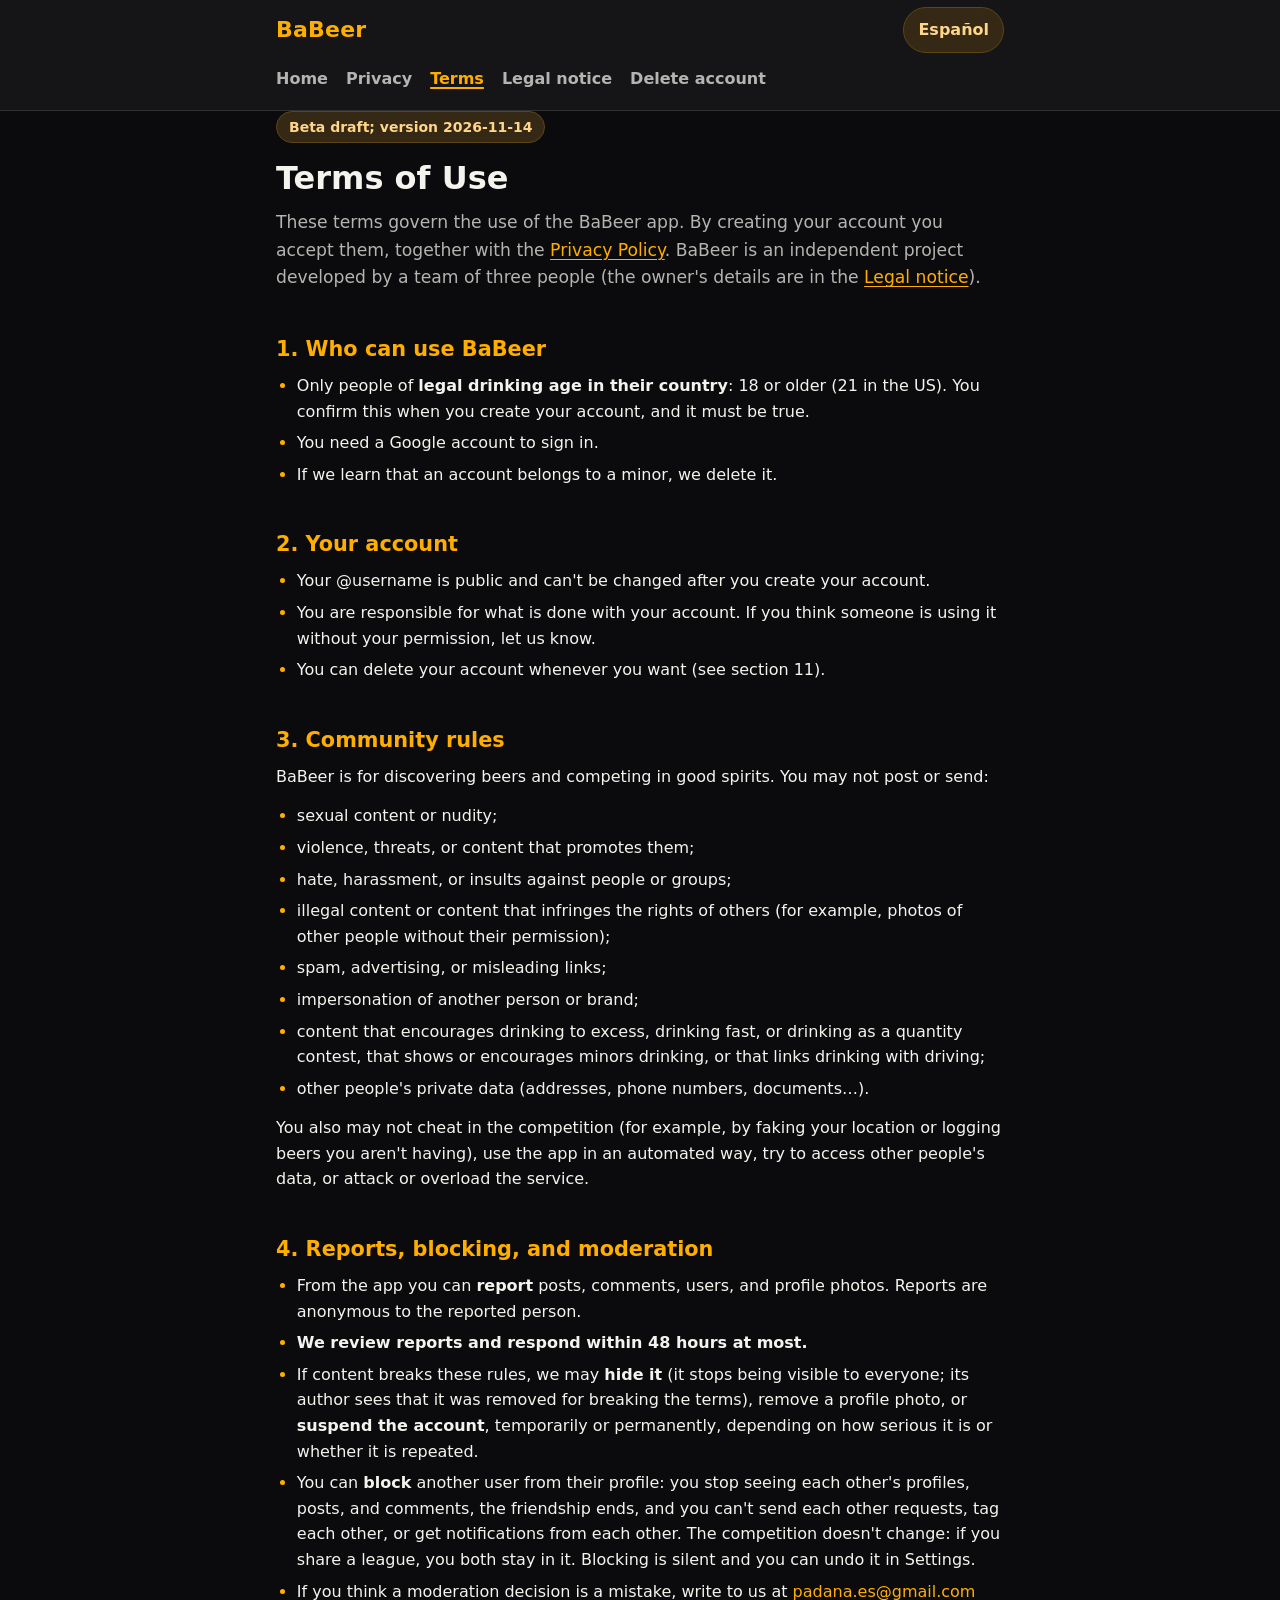
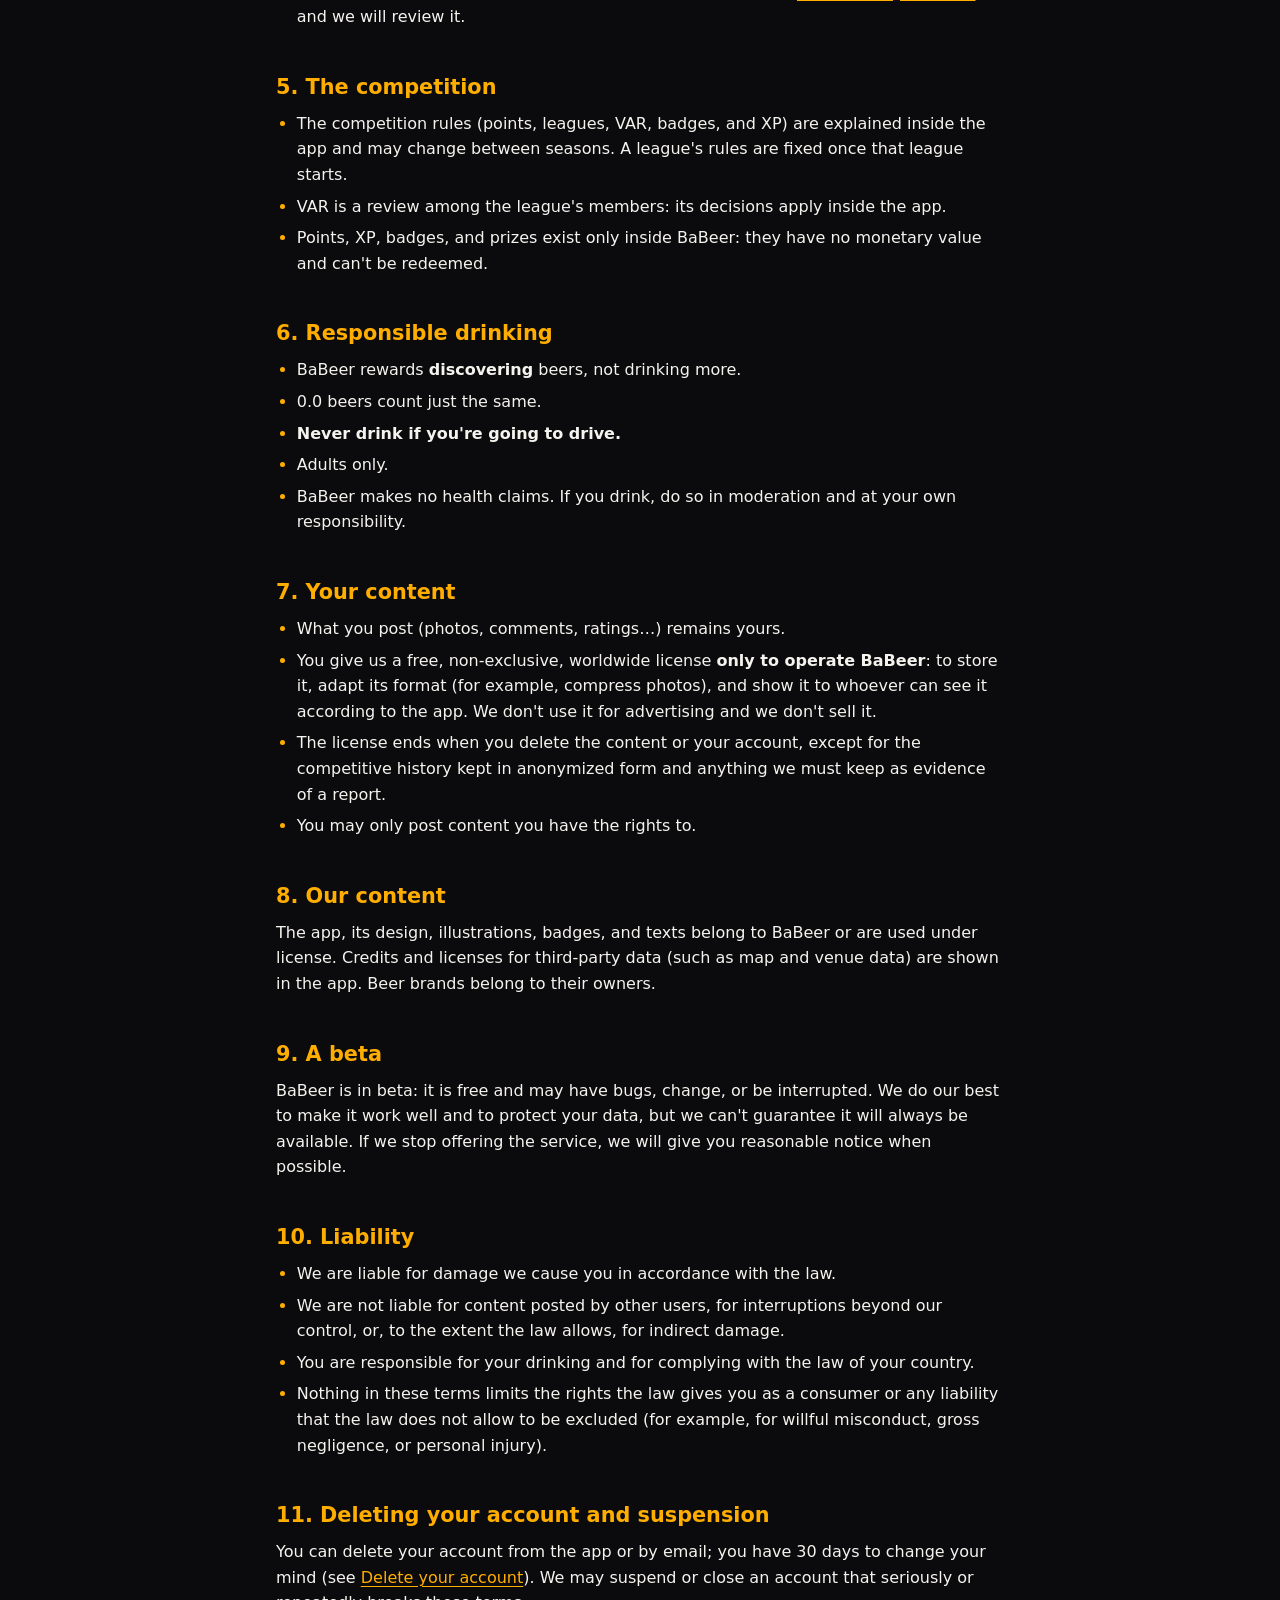
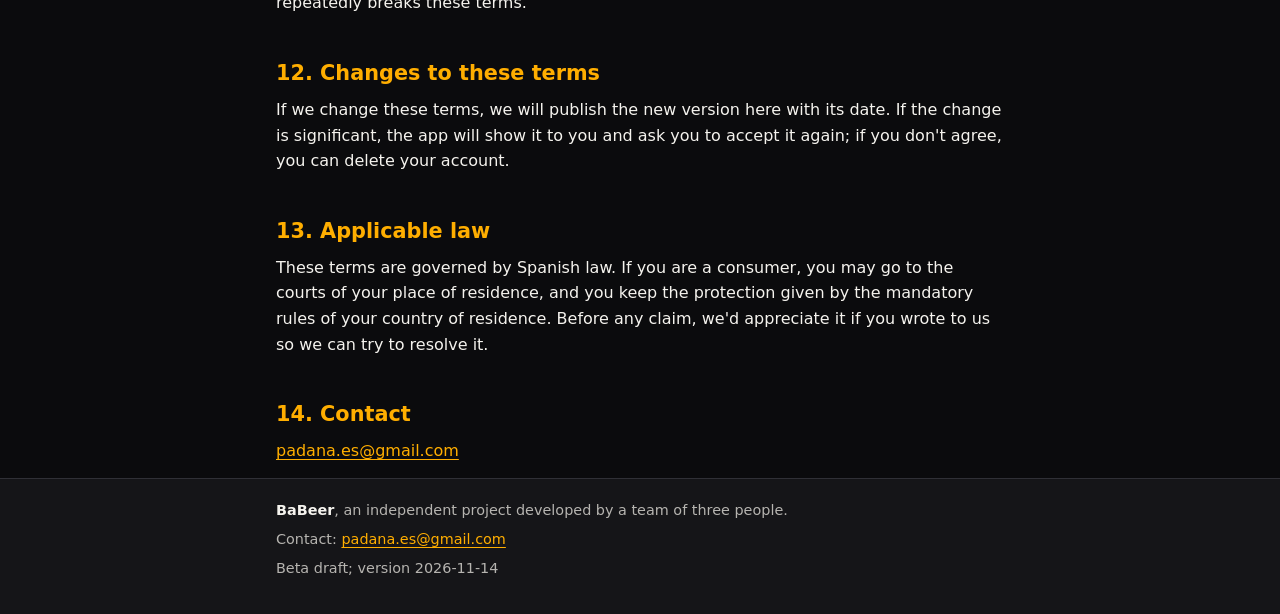
<file: en/terms.html>
<!doctype html>
<html lang="en">
<head>
<meta charset="utf-8">
<meta name="viewport" content="width=device-width, initial-scale=1">
<meta http-equiv="Content-Security-Policy" content="default-src 'none'; style-src 'self'; img-src 'self'; base-uri 'none'; form-action 'none'">
<meta name="referrer" content="no-referrer">
<meta name="color-scheme" content="dark">
<title>Terms of Use · BaBeer</title>
<meta name="description" content="The conditions for using BaBeer: age, community rules, moderation, competition, and responsible drinking.">
<link rel="stylesheet" href="../assets/style.css">
<link rel="alternate" hreflang="es" href="../terminos.html">
<link rel="alternate" hreflang="en" href="terms.html">
</head>
<body>
<a class="skip" href="#content">Skip to content</a>
<header class="site-header">
  <div class="wrap header-row">
    <a class="brand" href="index.html">BaBeer</a>
    <a class="lang" href="../terminos.html" hreflang="es" lang="es">Español</a>
  </div>
  <nav class="wrap site-nav" aria-label="Legal pages">
    <a href="index.html">Home</a>
    <a href="privacy.html">Privacy</a>
    <a href="terms.html" aria-current="page">Terms</a>
    <a href="legal-notice.html">Legal notice</a>
    <a href="delete-account.html">Delete account</a>
  </nav>
</header>

<main id="content" class="wrap">
<p class="draft">Beta draft; version 2026-11-14</p>
<h1>Terms of Use</h1>
<p class="lead">These terms govern the use of the BaBeer app. By creating your account you accept them, together with the <a href="privacy.html">Privacy Policy</a>. BaBeer is an independent project developed by a team of three people (the owner's details are in the <a href="legal-notice.html">Legal notice</a>).</p>

<h2 id="who">1. Who can use BaBeer</h2>
<ul>
  <li>Only people of <strong>legal drinking age in their country</strong>: 18 or older (21 in the US). You confirm this when you create your account, and it must be true.</li>
  <li>You need a Google account to sign in.</li>
  <li>If we learn that an account belongs to a minor, we delete it.</li>
</ul>

<h2 id="account">2. Your account</h2>
<ul>
  <li>Your @username is public and can't be changed after you create your account.</li>
  <li>You are responsible for what is done with your account. If you think someone is using it without your permission, let us know.</li>
  <li>You can delete your account whenever you want (see section 11).</li>
</ul>

<h2 id="rules">3. Community rules</h2>
<p>BaBeer is for discovering beers and competing in good spirits. You may not post or send:</p>
<ul>
  <li>sexual content or nudity;</li>
  <li>violence, threats, or content that promotes them;</li>
  <li>hate, harassment, or insults against people or groups;</li>
  <li>illegal content or content that infringes the rights of others (for example, photos of other people without their permission);</li>
  <li>spam, advertising, or misleading links;</li>
  <li>impersonation of another person or brand;</li>
  <li>content that encourages drinking to excess, drinking fast, or drinking as a quantity contest, that shows or encourages minors drinking, or that links drinking with driving;</li>
  <li>other people's private data (addresses, phone numbers, documents…).</li>
</ul>
<p>You also may not cheat in the competition (for example, by faking your location or logging beers you aren't having), use the app in an automated way, try to access other people's data, or attack or overload the service.</p>

<h2 id="moderation">4. Reports, blocking, and moderation</h2>
<ul>
  <li>From the app you can <strong>report</strong> posts, comments, users, and profile photos. Reports are anonymous to the reported person.</li>
  <li><strong>We review reports and respond within 48 hours at most.</strong></li>
  <li>If content breaks these rules, we may <strong>hide it</strong> (it stops being visible to everyone; its author sees that it was removed for breaking the terms), remove a profile photo, or <strong>suspend the account</strong>, temporarily or permanently, depending on how serious it is or whether it is repeated.</li>
  <li>You can <strong>block</strong> another user from their profile: you stop seeing each other's profiles, posts, and comments, the friendship ends, and you can't send each other requests, tag each other, or get notifications from each other. The competition doesn't change: if you share a league, you both stay in it. Blocking is silent and you can undo it in Settings.</li>
  <li>If you think a moderation decision is a mistake, write to us at <a href="mailto:padana.es@gmail.com">padana.es@gmail.com</a> and we will review it.</li>
</ul>

<h2 id="competition">5. The competition</h2>
<ul>
  <li>The competition rules (points, leagues, VAR, badges, and XP) are explained inside the app and may change between seasons. A league's rules are fixed once that league starts.</li>
  <li>VAR is a review among the league's members: its decisions apply inside the app.</li>
  <li>Points, XP, badges, and prizes exist only inside BaBeer: they have no monetary value and can't be redeemed.</li>
</ul>

<h2 id="responsible">6. Responsible drinking</h2>
<ul>
  <li>BaBeer rewards <strong>discovering</strong> beers, not drinking more.</li>
  <li>0.0 beers count just the same.</li>
  <li><strong>Never drink if you're going to drive.</strong></li>
  <li>Adults only.</li>
  <li>BaBeer makes no health claims. If you drink, do so in moderation and at your own responsibility.</li>
</ul>

<h2 id="your-content">7. Your content</h2>
<ul>
  <li>What you post (photos, comments, ratings…) remains yours.</li>
  <li>You give us a free, non-exclusive, worldwide license <strong>only to operate BaBeer</strong>: to store it, adapt its format (for example, compress photos), and show it to whoever can see it according to the app. We don't use it for advertising and we don't sell it.</li>
  <li>The license ends when you delete the content or your account, except for the competitive history kept in anonymized form and anything we must keep as evidence of a report.</li>
  <li>You may only post content you have the rights to.</li>
</ul>

<h2 id="our-content">8. Our content</h2>
<p>The app, its design, illustrations, badges, and texts belong to BaBeer or are used under license. Credits and licenses for third-party data (such as map and venue data) are shown in the app. Beer brands belong to their owners.</p>

<h2 id="beta">9. A beta</h2>
<p>BaBeer is in beta: it is free and may have bugs, change, or be interrupted. We do our best to make it work well and to protect your data, but we can't guarantee it will always be available. If we stop offering the service, we will give you reasonable notice when possible.</p>

<h2 id="liability">10. Liability</h2>
<ul>
  <li>We are liable for damage we cause you in accordance with the law.</li>
  <li>We are not liable for content posted by other users, for interruptions beyond our control, or, to the extent the law allows, for indirect damage.</li>
  <li>You are responsible for your drinking and for complying with the law of your country.</li>
  <li>Nothing in these terms limits the rights the law gives you as a consumer or any liability that the law does not allow to be excluded (for example, for willful misconduct, gross negligence, or personal injury).</li>
</ul>

<h2 id="termination">11. Deleting your account and suspension</h2>
<p>You can delete your account from the app or by email; you have 30 days to change your mind (see <a href="delete-account.html">Delete your account</a>). We may suspend or close an account that seriously or repeatedly breaks these terms.</p>

<h2 id="changes">12. Changes to these terms</h2>
<p>If we change these terms, we will publish the new version here with its date. If the change is significant, the app will show it to you and ask you to accept it again; if you don't agree, you can delete your account.</p>

<h2 id="law">13. Applicable law</h2>
<p>These terms are governed by Spanish law. If you are a consumer, you may go to the courts of your place of residence, and you keep the protection given by the mandatory rules of your country of residence. Before any claim, we'd appreciate it if you wrote to us so we can try to resolve it.</p>

<h2 id="contact">14. Contact</h2>
<p><a href="mailto:padana.es@gmail.com">padana.es@gmail.com</a></p>
</main>

<footer class="site-footer">
  <div class="wrap">
    <p><strong>BaBeer</strong>, an independent project developed by a team of three people.</p>
    <p>Contact: <a href="mailto:padana.es@gmail.com">padana.es@gmail.com</a></p>
    <p>Beta draft; version 2026-11-14</p>
  </div>
</footer>
</body>
</html>
</file>
<file: assets/style.css>
/*
 * BaBeer · páginas legales (HTML estático, sin JavaScript, sin cookies, sin fuentes externas).
 * Los colores son los tokens de la app (src/theme/colors.ts). Si cambian allí, se cambian aquí.
 */
:root {
  --background: #0b0b0d;
  --surface: #151518;
  --surface-elevated: #202024;
  --surface-accent: #1c1912;
  --border-subtle: #303036;
  --text-primary: #f5f3ee;
  --text-secondary: #b6b4b0;
  --text-muted: #908e96;
  --primary: #ffae00;
  --primary-light: #ffd58a;
  --primary-soft: #352915;
  --primary-border: #5c4614;
  --danger: #f05267;
  --danger-soft: #2e141a;
  --radius: 14px;
  --gutter: 16px;
  --max-width: 760px;
  color-scheme: dark;
}

*,
*::before,
*::after {
  box-sizing: border-box;
}

html {
  -webkit-text-size-adjust: 100%;
  text-size-adjust: 100%;
}

body {
  margin: 0;
  background: var(--background);
  color: var(--text-primary);
  font-family: system-ui, -apple-system, "Segoe UI", Roboto, "Helvetica Neue", Arial, sans-serif;
  font-size: 1rem;
  line-height: 1.6;
  overflow-wrap: break-word;
}

.wrap {
  width: 100%;
  max-width: var(--max-width);
  margin: 0 auto;
  padding: 0 var(--gutter);
}

/* Saltar al contenido: visible solo con el teclado. */
.skip {
  position: absolute;
  left: -9999px;
  top: 0;
}
.skip:focus {
  left: var(--gutter);
  top: var(--gutter);
  z-index: 10;
  padding: 8px 12px;
  background: var(--primary);
  color: var(--background);
  border-radius: 8px;
}

a {
  color: var(--primary);
  text-underline-offset: 3px;
}
a:hover {
  color: var(--primary-light);
}
a:focus-visible {
  outline: 2px solid var(--primary-light);
  outline-offset: 2px;
  border-radius: 4px;
}

/* Cabecera */
.site-header {
  border-bottom: 1px solid var(--border-subtle);
  background: var(--surface);
}
.header-row {
  display: flex;
  align-items: center;
  justify-content: space-between;
  gap: 12px;
  min-height: 60px;
}
.brand {
  color: var(--primary);
  font-size: 1.375rem;
  font-weight: 800;
  letter-spacing: 0.01em;
  text-decoration: none;
}
.lang {
  display: inline-block;
  padding: 8px 14px;
  min-height: 44px;
  line-height: 28px;
  border: 1px solid var(--primary-border);
  border-radius: 999px;
  background: var(--primary-soft);
  color: var(--primary-light);
  font-weight: 600;
  text-decoration: none;
}
.lang:hover {
  color: var(--text-primary);
}
.site-nav {
  display: flex;
  flex-wrap: wrap;
  gap: 4px 18px;
  padding-bottom: 12px;
}
.site-nav a {
  display: inline-block;
  padding: 6px 0;
  color: var(--text-secondary);
  text-decoration: none;
  font-weight: 600;
}
.site-nav a:hover,
.site-nav a[aria-current="page"] {
  color: var(--primary);
}
.site-nav a[aria-current="page"] {
  text-decoration: underline;
  text-decoration-thickness: 2px;
}

/* Contenido */
main {
  padding-top: 24px;
  padding-bottom: 48px;
}
.draft {
  display: inline-block;
  margin: 0 0 8px;
  padding: 4px 12px;
  border: 1px solid var(--primary-border);
  border-radius: 999px;
  background: var(--primary-soft);
  color: var(--primary-light);
  font-size: 0.875rem;
  font-weight: 600;
}
h1 {
  margin: 8px 0 12px;
  font-size: 2rem;
  line-height: 1.2;
  font-weight: 800;
}
h2 {
  margin: 36px 0 10px;
  padding-top: 8px;
  color: var(--primary);
  font-size: 1.3rem;
  line-height: 1.3;
  font-weight: 800;
}
h3 {
  margin: 24px 0 8px;
  font-size: 1.075rem;
  line-height: 1.35;
  font-weight: 700;
}
p,
ul,
ol {
  margin: 0 0 14px;
}
ul,
ol {
  padding-left: 1.3em;
}
li {
  margin-bottom: 6px;
}
li::marker {
  color: var(--primary);
}
strong {
  color: var(--text-primary);
}
.lead {
  color: var(--text-secondary);
  font-size: 1.075rem;
}
.muted {
  color: var(--text-muted);
  font-size: 0.9rem;
}

/* Hueco legal pendiente de rellenar: bien visible a propósito. */
.pending {
  padding: 1px 6px;
  border: 1px dashed var(--danger);
  border-radius: 6px;
  background: var(--danger-soft);
  color: var(--text-primary);
  font-weight: 600;
}

/* Tarjetas */
.card {
  margin: 18px 0;
  padding: 16px 18px;
  border: 1px solid var(--border-subtle);
  border-radius: var(--radius);
  background: var(--surface);
}
.card > :last-child {
  margin-bottom: 0;
}
.card-accent {
  border-color: var(--primary-border);
  background: var(--surface-accent);
}
.card h2,
.card h3 {
  margin-top: 0;
  padding-top: 0;
}

/* Lista de enlaces del índice */
.links {
  list-style: none;
  padding: 0;
}
.links li {
  margin: 0 0 10px;
}
.links a {
  display: block;
  padding: 14px 18px;
  border: 1px solid var(--border-subtle);
  border-radius: var(--radius);
  background: var(--surface);
  text-decoration: none;
}
.links a:hover {
  border-color: var(--primary-border);
  background: var(--surface-accent);
}
.links .title {
  display: block;
  color: var(--primary);
  font-weight: 700;
}
.links .desc {
  display: block;
  color: var(--text-secondary);
  font-size: 0.95rem;
}

/* Ruta dentro de la app */
.path {
  padding: 2px 6px;
  border-radius: 6px;
  background: var(--surface-elevated);
  color: var(--primary-light);
  font-weight: 600;
}

/* Tablas: en el móvil cada fila se apila (la etiqueta sale de data-label, sin JavaScript). */
table {
  width: 100%;
  margin: 14px 0 18px;
  border-collapse: collapse;
  font-size: 0.95rem;
}
th,
td {
  padding: 10px 12px;
  border-bottom: 1px solid var(--border-subtle);
  text-align: left;
  vertical-align: top;
}
th {
  color: var(--primary-light);
  font-weight: 700;
  background: var(--surface);
}
td:first-child {
  font-weight: 600;
}

@media (max-width: 600px) {
  h1 {
    font-size: 1.65rem;
  }
  table,
  thead,
  tbody,
  tr,
  td {
    display: block;
  }
  thead {
    position: absolute;
    left: -9999px;
  }
  tr {
    margin-bottom: 12px;
    padding: 10px 14px;
    border: 1px solid var(--border-subtle);
    border-radius: var(--radius);
    background: var(--surface);
  }
  td {
    padding: 4px 0;
    border: 0;
  }
  td[data-label]::before {
    content: attr(data-label);
    display: block;
    color: var(--primary-light);
    font-size: 0.8rem;
    font-weight: 700;
    text-transform: uppercase;
    letter-spacing: 0.04em;
  }
}

/* Pie */
.site-footer {
  border-top: 1px solid var(--border-subtle);
  background: var(--surface);
  color: var(--text-secondary);
  font-size: 0.9rem;
}
.site-footer .wrap {
  padding-top: 20px;
  padding-bottom: 28px;
}
.site-footer p {
  margin: 0 0 6px;
}

@media print {
  body {
    background: #fff;
    color: #000;
  }
  .site-header,
  .site-footer,
  .skip {
    display: none;
  }
  a {
    color: #000;
  }
  h2 {
    color: #000;
  }
}
</file>
